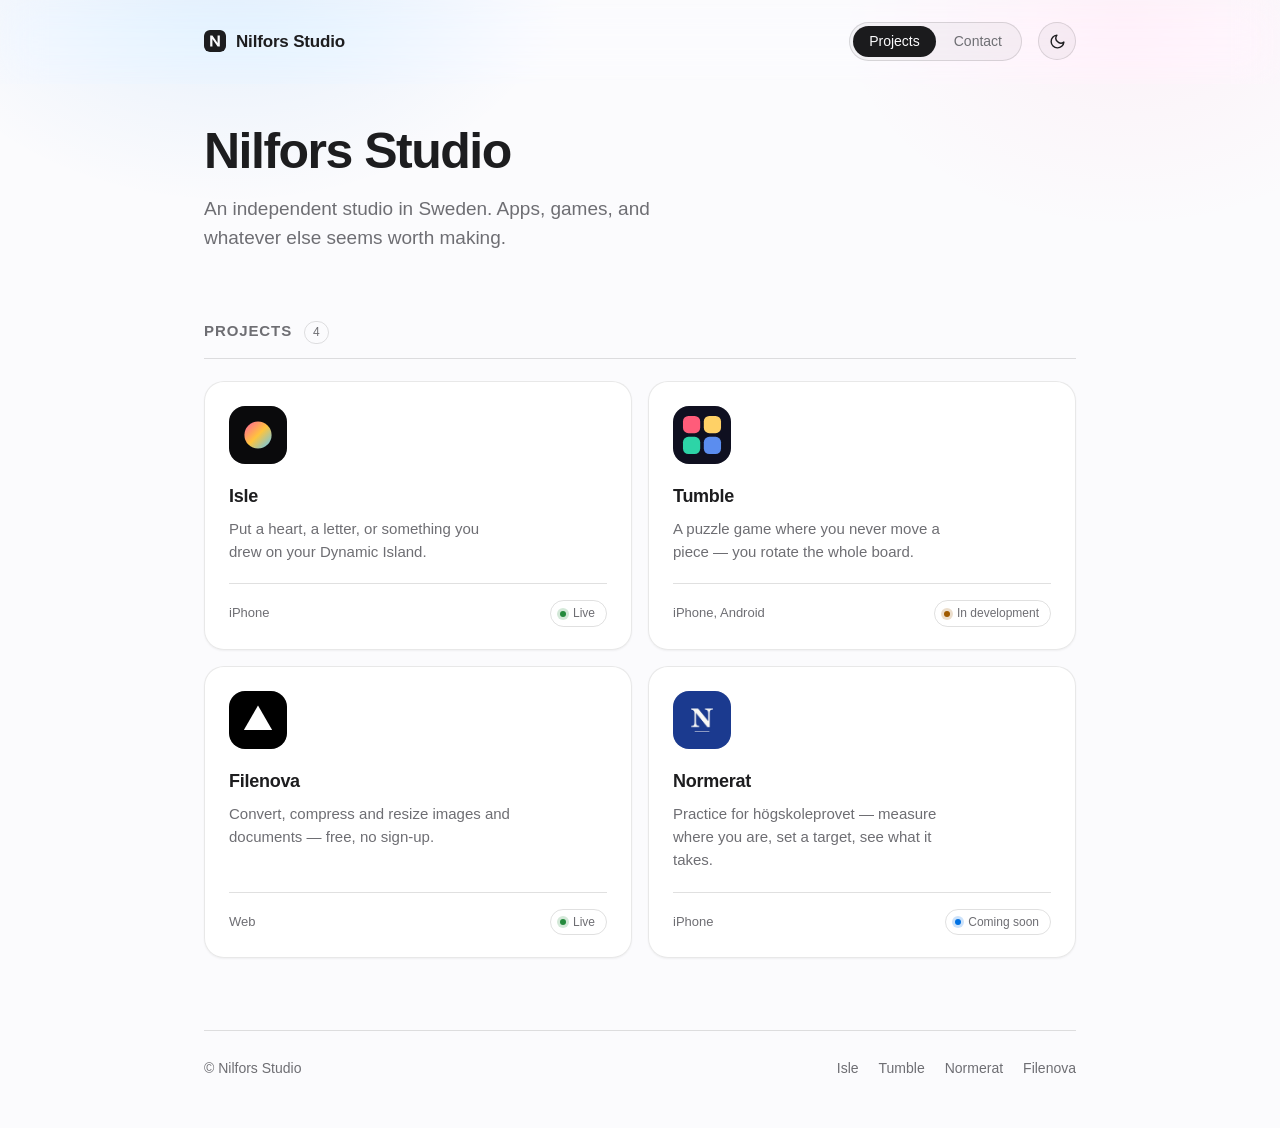
<file: index.html>
<!doctype html>
<html lang="en">
<head>
<meta charset="utf-8">
<meta name="viewport" content="width=device-width, initial-scale=1">
<title>Nilfors Studio</title>
<meta name="description" content="An independent studio. Apps, games, and other small things.">
<meta property="og:title" content="Nilfors Studio">
<meta property="og:description" content="An independent studio. Apps, games, and other small things.">
<meta property="og:type" content="website">
<!-- Change the host here and in the Isle pages if the domain differs. -->
<link rel="canonical" href="https://nilfors.studio/">
<link rel="icon" href="favicon.svg" type="image/svg+xml">
<link rel="icon" href="favicon.ico" sizes="48x48">
<link rel="apple-touch-icon" href="apple-touch-icon.png">
<meta name="theme-color" content="#000000">
<link rel="stylesheet" href="base.css?v=2">
<link rel="stylesheet" href="studio.css?v=2">
<script>
  // Runs before paint so the right theme is on the first frame, no flash.
  (function () {
    var t;
    try { t = localStorage.getItem('nilfors-theme'); } catch (e) {}
    if (!t) t = window.matchMedia && window.matchMedia('(prefers-color-scheme: light)').matches ? 'light' : 'dark';
    document.documentElement.setAttribute('data-theme', t);
  })();
</script>
</head>
<body>

<!-- The studio header sits outside .wrap so its glass can span the full width
     of the window while the bar's contents stay in the content column. The
     project pages keep their header inside .wrap, where it isn't sticky. -->
<header>
  <div class="wrap bar">
    <a class="brand" href="./">
      <svg class="mark" width="22" height="22" viewBox="0 0 64 64" aria-hidden="true">
        <rect width="64" height="64" rx="14" fill="currentColor"/>
        <path d="M18 16h6.5l15 21.5V16H46v32h-6.5L24.5 26.5V48H18z" fill="var(--bg)"/>
      </svg>
      Nilfors Studio
    </a>
    <span class="spacer"></span>
    <nav class="tabs" role="tablist" aria-label="Sections">
      <a class="tab is-active" id="tab-projects" href="#projects"
         role="tab" aria-selected="true" aria-controls="projects">Projects</a>
      <a class="tab" id="tab-contact" href="#contact"
         role="tab" aria-selected="false" aria-controls="contact">Contact</a>
    </nav>
    <button class="toggle" type="button" aria-label="Switch to light mode">
      <svg class="sun" width="17" height="17" viewBox="0 0 24 24" fill="none" stroke="currentColor" stroke-width="2" stroke-linecap="round"><circle cx="12" cy="12" r="4.5"/><path d="M12 2v2M12 20v2M2 12h2M20 12h2M4.9 4.9l1.4 1.4M17.7 17.7l1.4 1.4M19.1 4.9l-1.4 1.4M6.3 17.7l-1.4 1.4"/></svg>
      <svg class="moon" width="17" height="17" viewBox="0 0 24 24" fill="none" stroke="currentColor" stroke-width="2" stroke-linecap="round" stroke-linejoin="round"><path d="M21 12.8A9 9 0 1 1 11.2 3a7 7 0 0 0 9.8 9.8z"/></svg>
    </button>
  </div>
</header>

<div class="wrap">

  <section class="intro">
    <h1>Nilfors&nbsp;Studio</h1>
    <p>An independent studio in Sweden. Apps, games, and whatever else seems
       worth making.</p>
  </section>

  <section class="section panel" id="projects" role="tabpanel" aria-labelledby="tab-projects">
    <div class="section-head">
      <h2>Projects</h2>
      <span class="section-count">4</span>
    </div>

    <div class="project-grid">
      <!-- --tint is the project's own colour. The card is monochrome until
           pointed at, then borrows it for the bloom behind the tile. -->
      <a class="project" href="isle/" style="--tint: rgba(255, 92, 158, 0.16)">
        <span class="project-tile">
          <svg viewBox="0 0 64 64" aria-hidden="true">
            <defs><linearGradient id="isle-tile" x1="0" y1="0" x2="1" y2="1">
              <stop offset="0%" stop-color="#ff5c9e"/><stop offset="50%" stop-color="#ffc43d"/><stop offset="100%" stop-color="#5ac7ff"/>
            </linearGradient></defs>
            <rect width="64" height="64" fill="#0a0a0c"/>
            <circle cx="32" cy="32" r="15" fill="url(#isle-tile)"/>
          </svg>
        </span>
        <span class="project-name">
          Isle
          <svg class="arrow" width="15" height="15" viewBox="0 0 24 24" fill="none"
               stroke="currentColor" stroke-width="2.4" stroke-linecap="round"
               stroke-linejoin="round" aria-hidden="true"><path d="M5 12h13M12 5.5l6.5 6.5-6.5 6.5"/></svg>
        </span>
        <p class="project-desc">Put a heart, a letter, or something you drew on
           your Dynamic Island.</p>
        <p class="project-meta">
          <span>iPhone</span>
          <span class="spacer"></span>
          <span class="project-status is-live"><span class="label">Live</span></span>
        </p>
      </a>

      <a class="project" href="tumble/" style="--tint: rgba(91, 141, 239, 0.18)">
        <span class="project-tile">
          <svg viewBox="0 0 64 64" aria-hidden="true">
            <rect width="64" height="64" fill="#0f1020"/>
            <rect x="11" y="11" width="19" height="19" rx="6" fill="#ff5c7a"/>
            <rect x="34" y="11" width="19" height="19" rx="6" fill="#ffd166"/>
            <rect x="11" y="34" width="19" height="19" rx="6" fill="#2dd4a7"/>
            <rect x="34" y="34" width="19" height="19" rx="6" fill="#5b8def"/>
          </svg>
        </span>
        <span class="project-name">
          Tumble
          <svg class="arrow" width="15" height="15" viewBox="0 0 24 24" fill="none"
               stroke="currentColor" stroke-width="2.4" stroke-linecap="round"
               stroke-linejoin="round" aria-hidden="true"><path d="M5 12h13M12 5.5l6.5 6.5-6.5 6.5"/></svg>
        </span>
        <p class="project-desc">A puzzle game where you never move a piece —
           you rotate the whole board.</p>
        <p class="project-meta">
          <span>iPhone, Android</span>
          <span class="spacer"></span>
          <span class="project-status is-dev"><span class="label">In development</span></span>
        </p>
      </a>

      <!-- Filenova lives on its own domain, so this card leaves the site and
           takes the outbound arrow. Its tile is Filenova's own mark, redrawn
           from the favicon rather than hotlinked: the contact panel promises
           nothing loads from anywhere else, and an <img> to filenova.co would
           quietly make that untrue. Its --tint is white because the brand is
           monochrome — it has no colour of its own to borrow. -->
      <a class="project" href="https://filenova.co/en" style="--tint: rgba(255, 255, 255, 0.12)">
        <span class="project-tile">
          <svg viewBox="0 0 64 64" aria-hidden="true">
            <rect width="64" height="64" fill="#000"/>
            <path d="M32 16 47.6 43 16.4 43Z" fill="#fff"/>
          </svg>
        </span>
        <span class="project-name">
          Filenova
          <svg class="arrow" width="15" height="15" viewBox="0 0 24 24" fill="none"
               stroke="currentColor" stroke-width="2.4" stroke-linecap="round"
               stroke-linejoin="round" aria-hidden="true"><path d="M7 17L17 7M9 7h8v8"/></svg>
        </span>
        <p class="project-desc">Convert, compress and resize images and
           documents — free, no sign-up.</p>
        <p class="project-meta">
          <span>Web</span>
          <span class="spacer"></span>
          <span class="project-status is-live"><span class="label">Live</span></span>
        </p>
      </a>

      <!-- The one project whose own pages are in Swedish: it is about the
           Swedish university entrance exam, so an English support page would be
           the wrong language for everyone who needs it. The tile is the app's
           real icon rather than a redrawing, since the mark is a serif N and
           this site loads no web fonts to set one with. -->
      <a class="project" href="normerat/" style="--tint: rgba(47, 87, 196, 0.20)">
        <span class="project-tile">
          <img src="normerat/icon.png" width="128" height="128" alt="">
        </span>
        <span class="project-name">
          Normerat
          <svg class="arrow" width="15" height="15" viewBox="0 0 24 24" fill="none"
               stroke="currentColor" stroke-width="2.4" stroke-linecap="round"
               stroke-linejoin="round" aria-hidden="true"><path d="M5 12h13M12 5.5l6.5 6.5-6.5 6.5"/></svg>
        </span>
        <p class="project-desc">Practice for högskoleprovet — measure where you
           are, set a target, see what it takes.</p>
        <p class="project-meta">
          <span>iPhone</span>
          <span class="spacer"></span>
          <span class="project-status is-soon"><span class="label">Coming soon</span></span>
        </p>
      </a>

      <!-- Next project: copy a whole <a class="project"> block. Give it its own
           tile art, --tint, name, one line, platform and status. The status pill
           takes .is-soon, .is-dev or .is-live — that class is the only thing
           that colours the dot. Then bump the count above. -->

    </div>
  </section>

  <section class="section block panel" id="contact" role="tabpanel" aria-labelledby="tab-contact">
    <div class="section-head"><h2>Contact</h2></div>
    <!-- support@ is the studio address and the default for every project.
         Isle is the one exception: it shipped with isle.support@ filed in App
         Store Connect and that address is in real use, so it stays. New
         projects get support@ — the mailbox host charges per user, and a reply
         can just say which app it is about. -->
    <a class="contact-card" href="mailto:support@nilfors.studio">
      <span class="contact-icon">
        <svg width="20" height="20" viewBox="0 0 24 24" fill="none" stroke="currentColor"
             stroke-width="1.8" stroke-linecap="round" stroke-linejoin="round" aria-hidden="true">
          <rect x="2.5" y="4.5" width="19" height="15" rx="3"/>
          <path d="M3.5 7l7.3 5.2a2 2 0 0 0 2.4 0L20.5 7"/>
        </svg>
      </span>
      <span>
        <span class="address">support@nilfors.studio</span>
        <span class="hint">Bugs, ideas, or anything else. Every message gets read.</span>
      </span>
    </a>
    <p class="note">This site collects nothing: no analytics, no cookies, and no
       fonts or scripts loaded from anywhere else.</p>
  </section>

  <footer>
    <span>© Nilfors Studio</span>
    <span class="spacer"></span>
    <a href="isle/">Isle</a>
    <a href="tumble/">Tumble</a>
    <a href="normerat/" hreflang="sv">Normerat</a>
    <a href="https://filenova.co/en">Filenova</a>
  </footer>

</div>

<script src="theme.js?v=2"></script>
<script src="studio.js?v=2"></script>
</body>
</html>
</file>
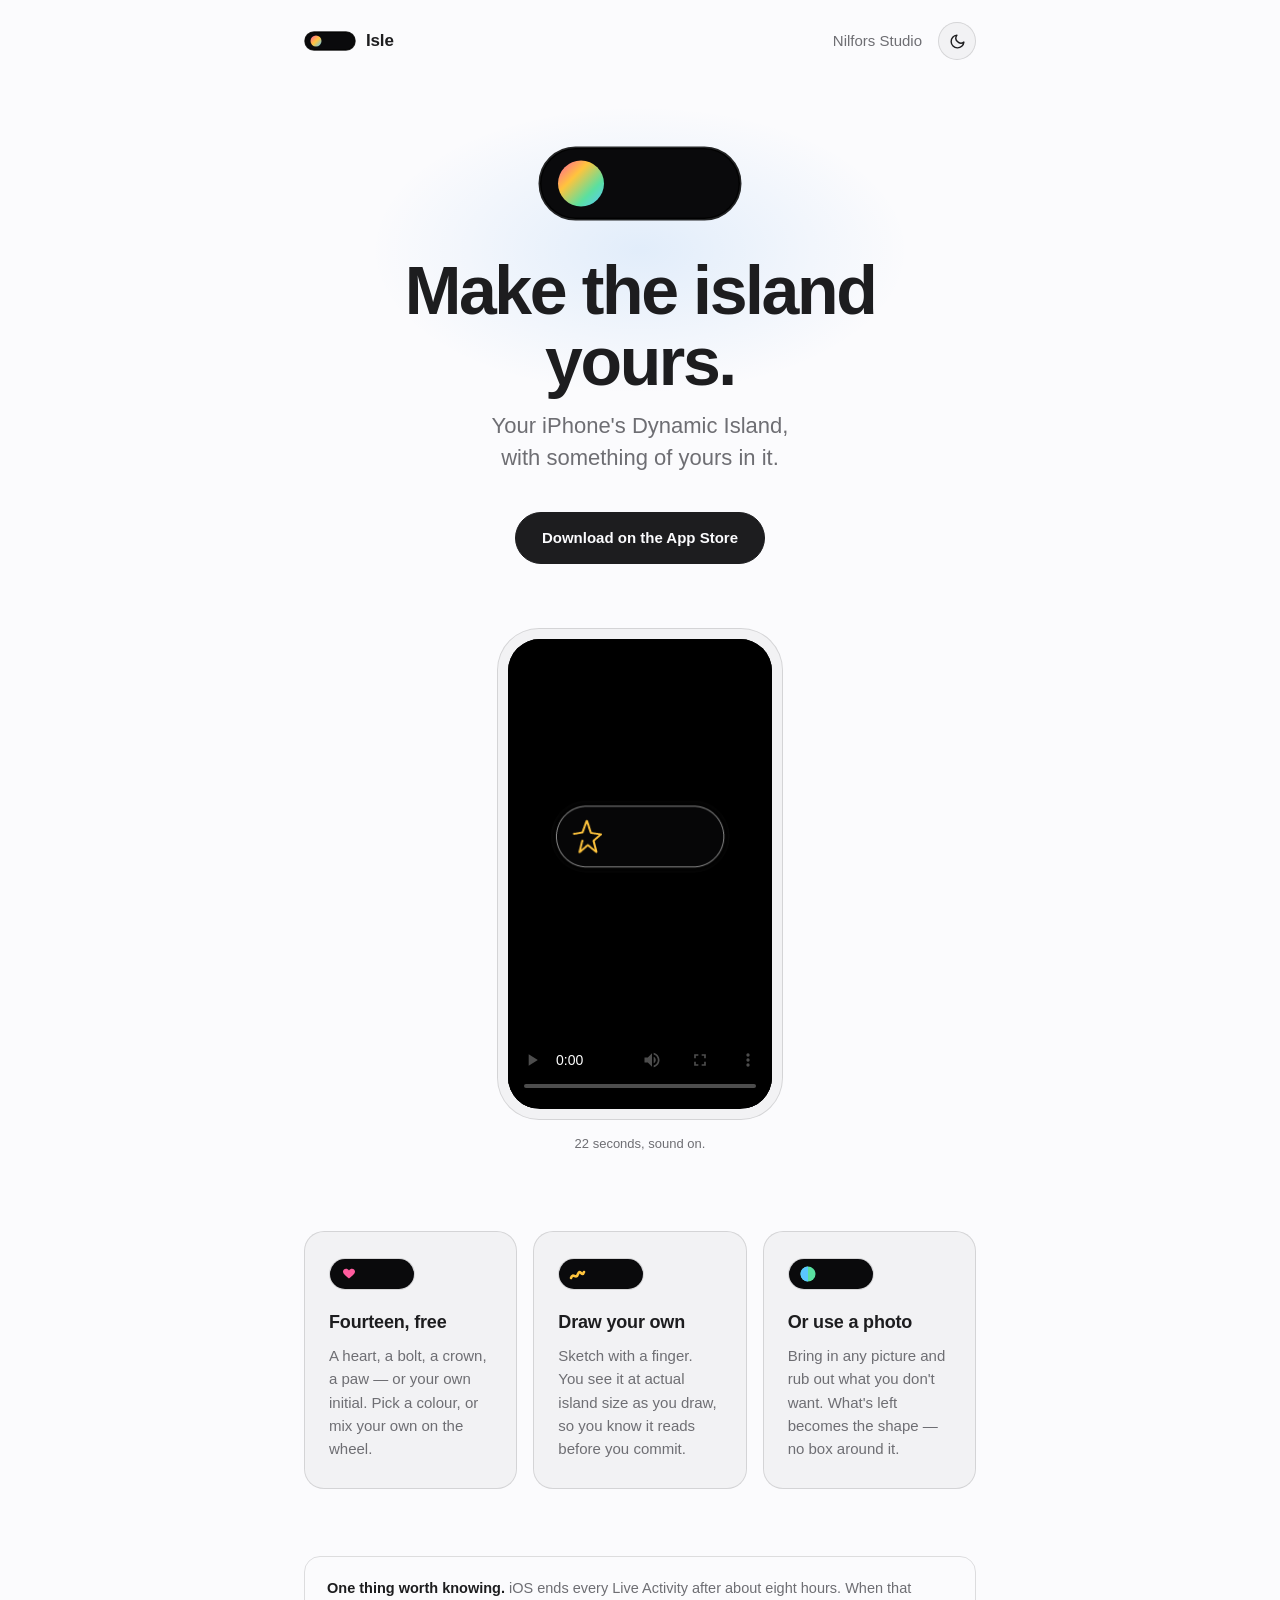
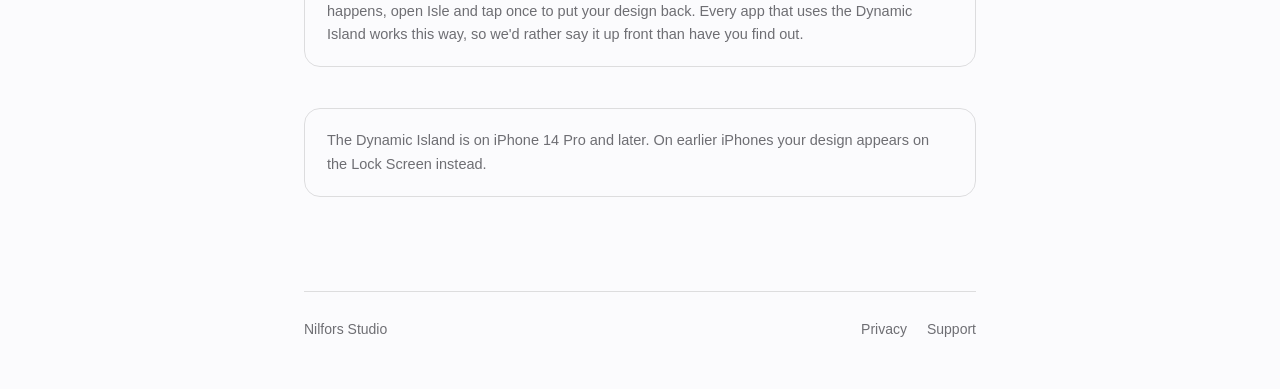
<file: isle/index.html>
<!doctype html>
<html lang="en">
<head>
<meta charset="utf-8">
<meta name="viewport" content="width=device-width, initial-scale=1">
<title>Isle — Make the island yours</title>
<meta name="description" content="Put a heart, a letter, or something you drew on your iPhone's Dynamic Island. Fourteen designs free.">
<meta property="og:title" content="Isle — Make the island yours">
<meta property="og:description" content="Put a heart, a letter, or something you drew on your iPhone's Dynamic Island.">
<!-- Absolute URL required by link previews. Change the host here and in the
     other two Isle pages if the studio domain differs. -->
<meta property="og:image" content="https://nilfors.studio/isle/poster.png">
<link rel="canonical" href="https://nilfors.studio/isle/">
<meta property="og:type" content="website">
<link rel="icon" href="favicon.svg" type="image/svg+xml">
<link rel="icon" href="../favicon.ico" sizes="48x48">
<link rel="apple-touch-icon" href="apple-touch-icon.png">
<meta name="theme-color" content="#000000">
<link rel="stylesheet" href="../base.css?v=2">
<link rel="stylesheet" href="isle.css?v=2">
<script>
  // Runs before paint so the right theme is on the first frame, no flash.
  (function () {
    var t;
    try { t = localStorage.getItem('nilfors-theme'); } catch (e) {}
    if (!t) t = window.matchMedia && window.matchMedia('(prefers-color-scheme: light)').matches ? 'light' : 'dark';
    document.documentElement.setAttribute('data-theme', t);
  })();
</script>
</head>
<body>

<div class="wrap">

  <header>
    <a class="brand" href="index.html">
      <svg width="52" height="20" viewBox="0 0 52 20" aria-hidden="true">
        <defs><linearGradient id="g1" x1="0" y1="0" x2="1" y2="1">
          <stop offset="0%" stop-color="#ff5c9e"/><stop offset="50%" stop-color="#ffc43d"/><stop offset="100%" stop-color="#5ac7ff"/>
        </linearGradient></defs>
        <rect x="1" y="1" width="50" height="18" rx="9" fill="var(--pill-fill)" stroke="var(--pill-stroke)" stroke-width="1.5"/>
        <circle cx="12" cy="10" r="5.5" fill="url(#g1)"/>
      </svg>
      Isle
    </a>
    <span class="spacer"></span>
    <a class="brand-up" href="../">Nilfors Studio</a>
    <button class="toggle" type="button" aria-label="Switch to light mode">
      <svg class="sun" width="17" height="17" viewBox="0 0 24 24" fill="none" stroke="currentColor" stroke-width="2" stroke-linecap="round"><circle cx="12" cy="12" r="4.5"/><path d="M12 2v2M12 20v2M2 12h2M20 12h2M4.9 4.9l1.4 1.4M17.7 17.7l1.4 1.4M19.1 4.9l-1.4 1.4M6.3 17.7l-1.4 1.4"/></svg>
      <svg class="moon" width="17" height="17" viewBox="0 0 24 24" fill="none" stroke="currentColor" stroke-width="2" stroke-linecap="round" stroke-linejoin="round"><path d="M21 12.8A9 9 0 1 1 11.2 3a7 7 0 0 0 9.8 9.8z"/></svg>
    </button>
  </header>

  <section class="hero">
    <svg class="mark" width="204" height="75" viewBox="0 0 204 75" role="img" aria-label="A Dynamic Island with a colour wheel inside it">
      <defs><linearGradient id="wheel" x1="0" y1="0" x2="1" y2="1">
        <stop offset="0%" stop-color="#ff5c9e"/><stop offset="35%" stop-color="#ffc43d"/>
        <stop offset="70%" stop-color="#5ae0a0"/><stop offset="100%" stop-color="#5ac7ff"/>
      </linearGradient></defs>
      <rect x="2" y="2" width="200" height="71" rx="35.5" fill="var(--pill-fill)" stroke="var(--pill-stroke)" stroke-width="3"/>
      <circle cx="43" cy="37.5" r="23" fill="url(#wheel)"/>
    </svg>

    <h1>Make the island yours.</h1>
    <p class="sub">Your iPhone's Dynamic Island, with something of yours in it.</p>
  </section>

  <section class="store">
    <!-- No country code in the path on purpose: apps.apple.com/app/id… sends
         each visitor to their own storefront. A /se/ link would drop everyone
         into the Swedish store. -->
    <a class="badge live" href="https://apps.apple.com/app/id6799445681">Download on the App Store</a>
  </section>

  <section class="film">
    <div class="device">
      <video controls playsinline preload="metadata" poster="poster.png">
        <source src="isle-ad.mp4" type="video/mp4">
        Your browser can't play this video.
      </video>
    </div>
    <p class="caption">22 seconds, sound on.</p>
  </section>

  <section class="features">
    <div class="feature">
      <svg class="icon" width="86" height="32" viewBox="0 0 86 32" aria-hidden="true">
        <rect x="1" y="1" width="84" height="30" rx="15" fill="var(--pill-fill)" stroke="var(--line)" stroke-width="2"/>
        <path d="M20 12.6c-1.5-3-6-2.3-6 1 0 2.6 3.6 5 6 6.9 2.4-1.9 6-4.3 6-6.9 0-3.3-4.5-4-6-1z" fill="#ff5c9e"/>
      </svg>
      <h2>Fourteen, free</h2>
      <p>A heart, a bolt, a crown, a paw — or your own initial. Pick a colour, or
         mix your own on the wheel.</p>
    </div>

    <div class="feature">
      <svg class="icon" width="86" height="32" viewBox="0 0 86 32" aria-hidden="true">
        <rect x="1" y="1" width="84" height="30" rx="15" fill="var(--pill-fill)" stroke="var(--line)" stroke-width="2"/>
        <path d="M13 20c2-6 5 2 7-4s4 4 6-2" fill="none" stroke="#ffc43d" stroke-width="2.6" stroke-linecap="round"/>
      </svg>
      <h2>Draw your own</h2>
      <p>Sketch with a finger. You see it at actual island size as you draw, so
         you know it reads before you commit.</p>
    </div>

    <div class="feature">
      <svg class="icon" width="86" height="32" viewBox="0 0 86 32" aria-hidden="true">
        <rect x="1" y="1" width="84" height="30" rx="15" fill="var(--pill-fill)" stroke="var(--line)" stroke-width="2"/>
        <circle cx="20" cy="16" r="7.5" fill="#5ae0a0"/>
        <path d="M20 8.5a7.5 7.5 0 0 0 0 15z" fill="#5ac7ff"/>
      </svg>
      <h2>Or use a photo</h2>
      <p>Bring in any picture and rub out what you don't want. What's left
         becomes the shape — no box around it.</p>
    </div>
  </section>

  <section class="notes">
    <p class="note">
      <strong>One thing worth knowing.</strong> iOS ends every Live Activity
      after about eight hours. When that happens, open Isle and tap once to put
      your design back. Every app that uses the Dynamic Island works this way,
      so we'd rather say it up front than have you find out.
    </p>
    <p class="note">
      The Dynamic Island is on iPhone&nbsp;14&nbsp;Pro and later. On earlier
      iPhones your design appears on the Lock Screen instead.
    </p>
  </section>

  <footer>
    <a href="../">Nilfors Studio</a>
    <span class="spacer"></span>
    <a href="privacy.html">Privacy</a>
    <a href="support.html">Support</a>
  </footer>

</div>

<script src="../theme.js?v=2"></script>
</body>
</html>
</file>
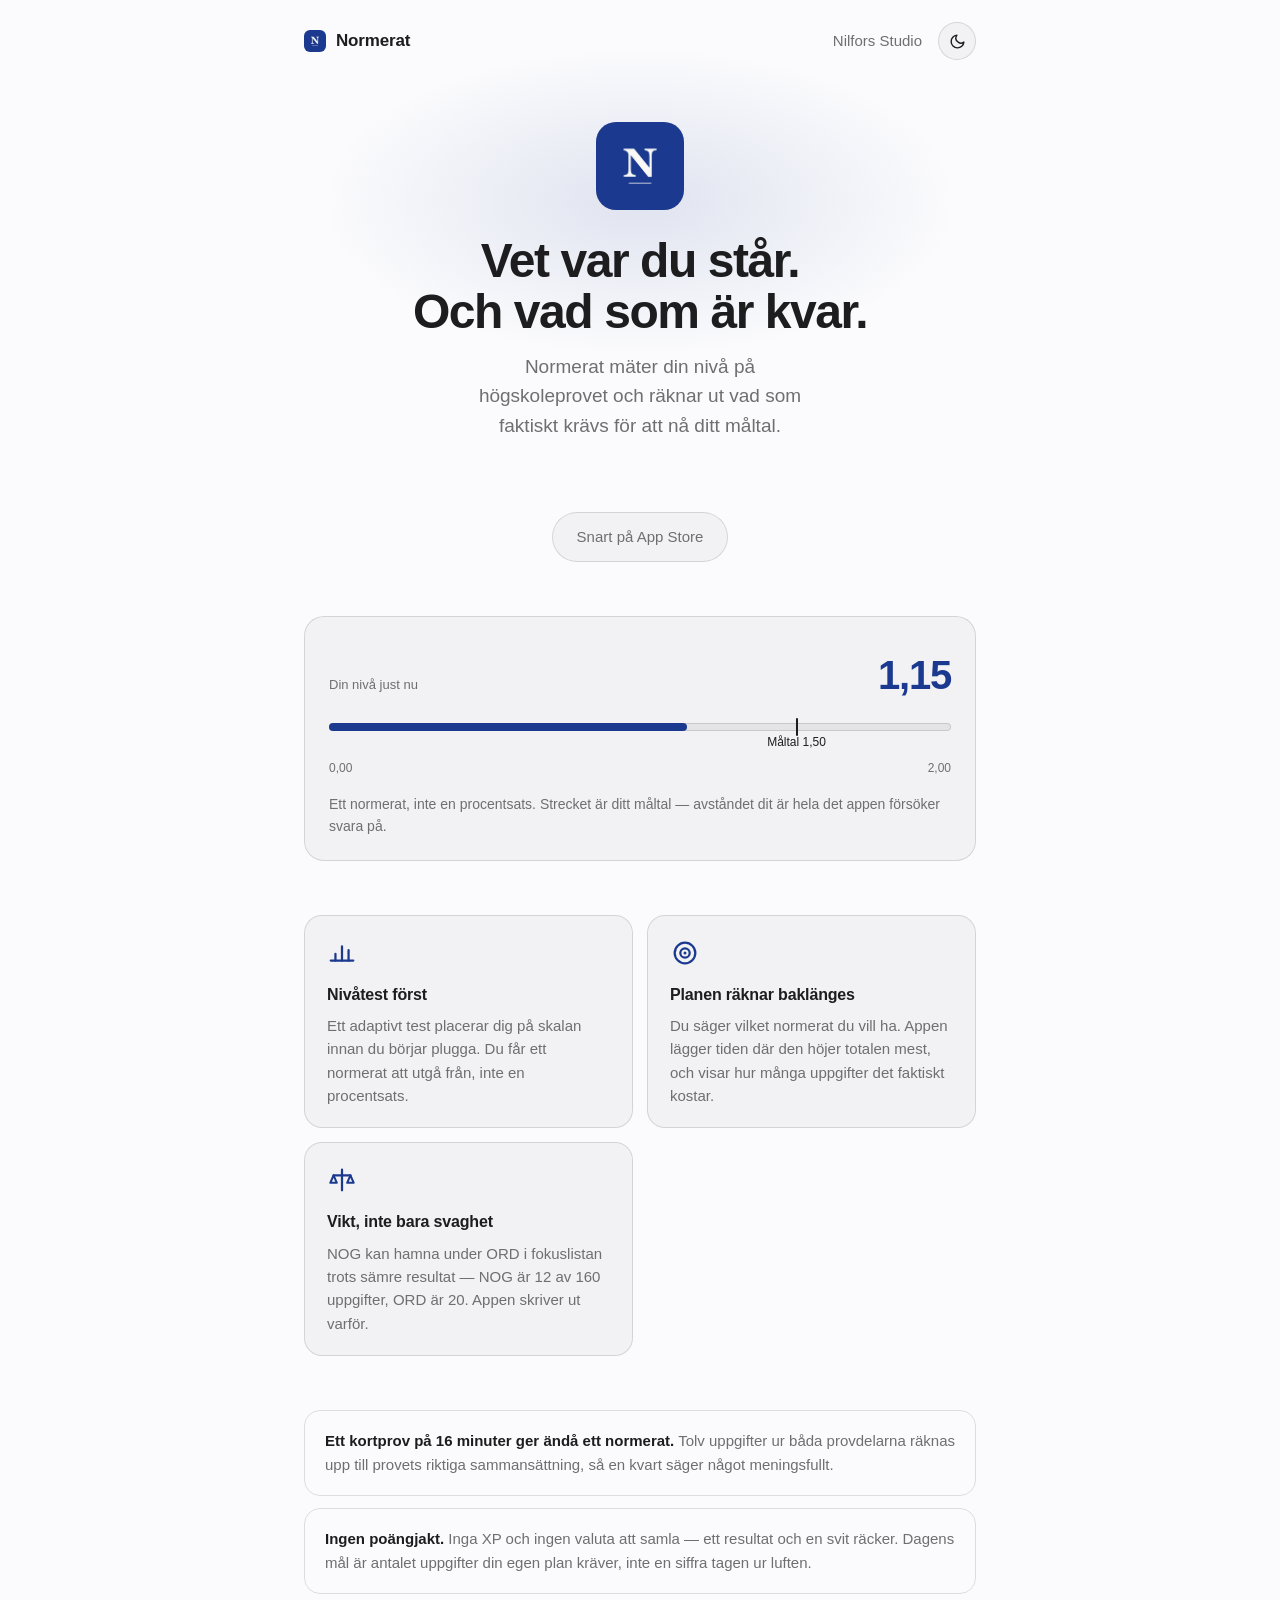
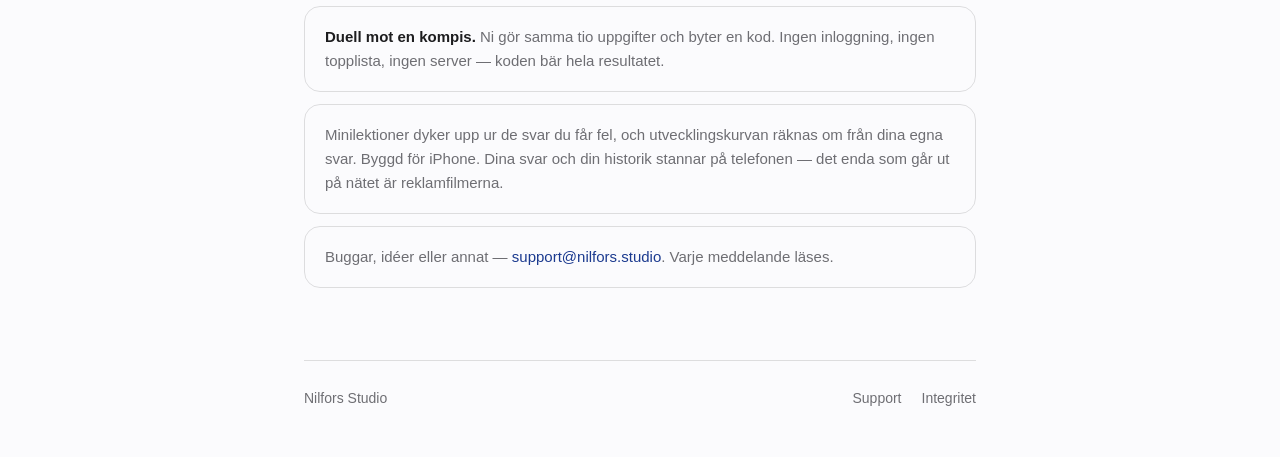
<file: normerat/index.html>
<!doctype html>
<html lang="sv">
<head>
<meta charset="utf-8">
<meta name="viewport" content="width=device-width, initial-scale=1">
<title>Normerat — träna till högskoleprovet</title>
<meta name="description" content="Normerat mäter var du ligger på högskoleprovet och räknar ut vad som faktiskt krävs för att nå ditt måltal.">
<meta property="og:title" content="Normerat — träna till högskoleprovet">
<meta property="og:description" content="Ett nivåtest placerar dig på skalan. Sedan räknar appen baklänges från måltalet.">
<meta property="og:image" content="https://nilfors.studio/normerat/apple-touch-icon.png">
<meta property="og:type" content="website">
<meta property="og:locale" content="sv_SE">
<link rel="canonical" href="https://nilfors.studio/normerat/">
<link rel="icon" href="icon.png" type="image/png">
<link rel="icon" href="../favicon.ico" sizes="48x48">
<link rel="apple-touch-icon" href="apple-touch-icon.png">
<meta name="theme-color" content="#1b3a8f">
<link rel="stylesheet" href="../base.css?v=2">
<link rel="stylesheet" href="normerat.css?v=2">
<script>
  // Körs före första målningen så rätt tema syns direkt, utan blink.
  (function () {
    var t;
    try { t = localStorage.getItem('nilfors-theme'); } catch (e) {}
    if (!t) t = window.matchMedia && window.matchMedia('(prefers-color-scheme: light)').matches ? 'light' : 'dark';
    document.documentElement.setAttribute('data-theme', t);
  })();
</script>
</head>
<body>

<div class="wrap">

  <header>
    <a class="brand" href="index.html">
      <img src="icon.png" width="22" height="22" alt="" style="border-radius:6px;display:block">
      Normerat
    </a>
    <span class="spacer"></span>
    <a class="brand-up" href="../">Nilfors Studio</a>
    <button class="toggle" type="button" aria-label="Byt till ljust läge">
      <svg class="sun" width="17" height="17" viewBox="0 0 24 24" fill="none" stroke="currentColor" stroke-width="2" stroke-linecap="round"><circle cx="12" cy="12" r="4.5"/><path d="M12 2v2M12 20v2M2 12h2M20 12h2M4.9 4.9l1.4 1.4M17.7 17.7l1.4 1.4M19.1 4.9l-1.4 1.4M6.3 17.7l-1.4 1.4"/></svg>
      <svg class="moon" width="17" height="17" viewBox="0 0 24 24" fill="none" stroke="currentColor" stroke-width="2" stroke-linecap="round" stroke-linejoin="round"><path d="M21 12.8A9 9 0 1 1 11.2 3a7 7 0 0 0 9.8 9.8z"/></svg>
    </button>
  </header>

  <section class="hero">
    <img class="mark" src="apple-touch-icon.png" width="88" height="88"
         alt="Normerats appikon: ett N i gräddvitt på djupblå botten">
    <h1>Vet var du står.<br>Och vad som är kvar.</h1>
    <p class="sub">Normerat mäter din nivå på högskoleprovet och räknar ut vad
       som faktiskt krävs för att nå ditt måltal.</p>
  </section>

  <section class="store">
    <!-- När Normerat är ute, byt spanen mot:
         <a class="badge live" href="https://apps.apple.com/app/idAPP_ID">Ladda ner på App Store</a> -->
    <span class="badge">Snart på App Store</span>
  </section>

  <section class="scale" aria-label="Exempel på hur appen visar din nivå">
    <div class="scale-row">
      <span class="scale-now">Din nivå just nu</span>
      <span class="scale-value">1,15</span>
    </div>
    <div class="scale-track">
      <!-- Ett påhittat exempel, inte riktiga siffror: 1,15 av skalans 2,00 är
           57,5 %, och måltalet 1,50 ligger vid 75 %. -->
      <span class="scale-fill" style="width:57.5%"></span>
      <span class="scale-goal" style="left:75%"><span class="tag">Måltal 1,50</span></span>
    </div>
    <p class="scale-ends"><span>0,00</span><span>2,00</span></p>
    <p class="scale-note">Ett normerat, inte en procentsats. Strecket är ditt
       måltal — avståndet dit är hela det appen försöker svara på.</p>
  </section>

  <section class="rules">
    <div class="rule">
      <svg class="icon" width="30" height="30" viewBox="0 0 32 32" fill="none" aria-hidden="true">
        <path d="M4 24h24" stroke="var(--nm-blue)" stroke-width="2.4" stroke-linecap="round"/>
        <path d="M9 24v-7M16 24V9M23 24v-11" stroke="var(--nm-blue)" stroke-width="2.4" stroke-linecap="round"/>
      </svg>
      <h2>Nivåtest först</h2>
      <p>Ett adaptivt test placerar dig på skalan innan du börjar plugga. Du
         får ett normerat att utgå från, inte en procentsats.</p>
    </div>

    <div class="rule">
      <svg class="icon" width="30" height="30" viewBox="0 0 32 32" fill="none" aria-hidden="true">
        <circle cx="16" cy="16" r="11" stroke="var(--nm-blue)" stroke-width="2.4"/>
        <circle cx="16" cy="16" r="5" stroke="var(--nm-blue)" stroke-width="2.4"/>
        <circle cx="16" cy="16" r="1.6" fill="var(--nm-blue)"/>
      </svg>
      <h2>Planen räknar baklänges</h2>
      <p>Du säger vilket normerat du vill ha. Appen lägger tiden där den höjer
         totalen mest, och visar hur många uppgifter det faktiskt kostar.</p>
    </div>

    <div class="rule">
      <svg class="icon" width="30" height="30" viewBox="0 0 32 32" fill="none" aria-hidden="true">
        <path d="M16 5v22" stroke="var(--nm-blue)" stroke-width="2.4" stroke-linecap="round"/>
        <path d="M7 11h18" stroke="var(--nm-blue)" stroke-width="2.4" stroke-linecap="round"/>
        <path d="M7 11 3.5 19h7L7 11zM25 11l-3.5 8h7L25 11z" stroke="var(--nm-blue)" stroke-width="2.2" stroke-linejoin="round"/>
      </svg>
      <h2>Vikt, inte bara svaghet</h2>
      <p>NOG kan hamna under ORD i fokuslistan trots sämre resultat — NOG är 12
         av 160 uppgifter, ORD är 20. Appen skriver ut varför.</p>
    </div>
  </section>

  <section class="notes">
    <p class="note">
      <strong>Ett kortprov på 16 minuter ger ändå ett normerat.</strong> Tolv
      uppgifter ur båda provdelarna räknas upp till provets riktiga
      sammansättning, så en kvart säger något meningsfullt.
    </p>
    <p class="note">
      <strong>Ingen poängjakt.</strong> Inga XP och ingen valuta att samla — ett
      resultat och en svit räcker. Dagens mål är antalet uppgifter din egen plan
      kräver, inte en siffra tagen ur luften.
    </p>
    <p class="note">
      <strong>Duell mot en kompis.</strong> Ni gör samma tio uppgifter och byter
      en kod. Ingen inloggning, ingen topplista, ingen server — koden bär hela
      resultatet.
    </p>
    <p class="note">
      Minilektioner dyker upp ur de svar du får fel, och utvecklingskurvan
      räknas om från dina egna svar. Byggd för iPhone. Dina svar och din
      historik stannar på telefonen — det enda som går ut på nätet är
      reklamfilmerna.
    </p>
    <!-- Studions enda adress, samma på alla sidor och i alla appars butikssidor. -->
    <p class="note">
      Buggar, idéer eller annat —
      <a href="mailto:support@nilfors.studio">support@nilfors.studio</a>.
      Varje meddelande läses.
    </p>
  </section>

  <footer>
    <a href="../">Nilfors Studio</a>
    <span class="spacer"></span>
    <a href="support.html">Support</a>
    <a href="privacy.html">Integritet</a>
  </footer>

</div>

<script src="../theme.js?v=2"></script>
</body>
</html>
</file>
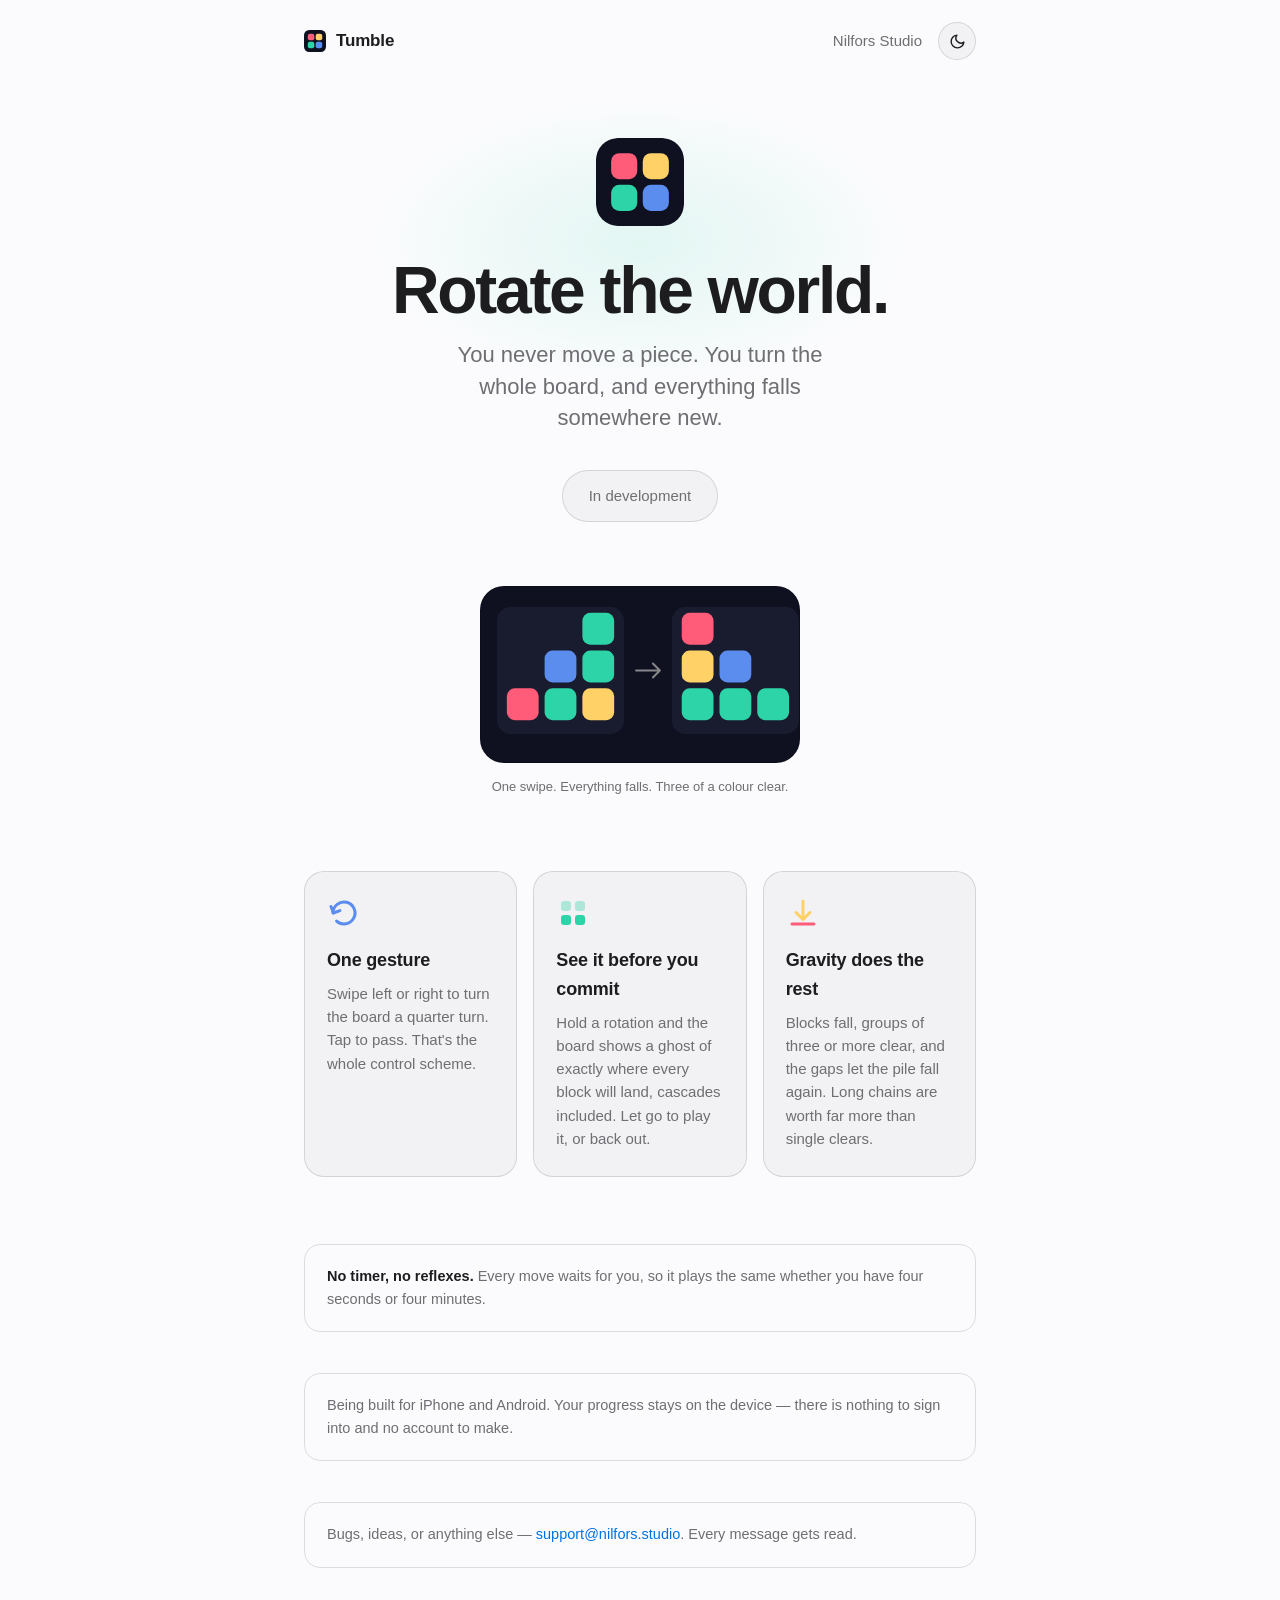
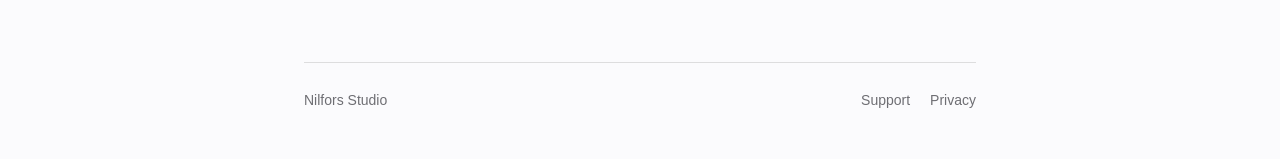
<file: tumble/index.html>
<!doctype html>
<html lang="en">
<head>
<meta charset="utf-8">
<meta name="viewport" content="width=device-width, initial-scale=1">
<title>Tumble — Rotate the world</title>
<meta name="description" content="A puzzle game where you never move a piece. Swipe to rotate the whole board and watch the pile avalanche.">
<meta property="og:title" content="Tumble — Rotate the world">
<meta property="og:description" content="A puzzle game where you never move a piece. You rotate the board.">
<meta property="og:image" content="https://nilfors.studio/tumble/apple-touch-icon.png">
<meta property="og:type" content="website">
<link rel="canonical" href="https://nilfors.studio/tumble/">
<link rel="icon" href="favicon.svg" type="image/svg+xml">
<link rel="icon" href="../favicon.ico" sizes="48x48">
<link rel="apple-touch-icon" href="apple-touch-icon.png">
<meta name="theme-color" content="#0f1020">
<link rel="stylesheet" href="../base.css?v=2">
<link rel="stylesheet" href="tumble.css?v=2">
<script>
  // Runs before paint so the right theme is on the first frame, no flash.
  (function () {
    var t;
    try { t = localStorage.getItem('nilfors-theme'); } catch (e) {}
    if (!t) t = window.matchMedia && window.matchMedia('(prefers-color-scheme: light)').matches ? 'light' : 'dark';
    document.documentElement.setAttribute('data-theme', t);
  })();
</script>
</head>
<body>

<div class="wrap">

  <header>
    <a class="brand" href="index.html">
      <svg width="22" height="22" viewBox="0 0 64 64" aria-hidden="true">
        <rect width="64" height="64" rx="15" fill="#0f1020"/>
        <rect x="11" y="11" width="19" height="19" rx="6" fill="#ff5c7a"/>
        <rect x="34" y="11" width="19" height="19" rx="6" fill="#ffd166"/>
        <rect x="11" y="34" width="19" height="19" rx="6" fill="#2dd4a7"/>
        <rect x="34" y="34" width="19" height="19" rx="6" fill="#5b8def"/>
      </svg>
      Tumble
    </a>
    <span class="spacer"></span>
    <a class="brand-up" href="../">Nilfors Studio</a>
    <button class="toggle" type="button" aria-label="Switch to light mode">
      <svg class="sun" width="17" height="17" viewBox="0 0 24 24" fill="none" stroke="currentColor" stroke-width="2" stroke-linecap="round"><circle cx="12" cy="12" r="4.5"/><path d="M12 2v2M12 20v2M2 12h2M20 12h2M4.9 4.9l1.4 1.4M17.7 17.7l1.4 1.4M19.1 4.9l-1.4 1.4M6.3 17.7l-1.4 1.4"/></svg>
      <svg class="moon" width="17" height="17" viewBox="0 0 24 24" fill="none" stroke="currentColor" stroke-width="2" stroke-linecap="round" stroke-linejoin="round"><path d="M21 12.8A9 9 0 1 1 11.2 3a7 7 0 0 0 9.8 9.8z"/></svg>
    </button>
  </header>

  <section class="hero">
    <svg class="mark" width="88" height="88" viewBox="0 0 64 64" role="img" aria-label="Tumble">
      <rect width="64" height="64" rx="15" fill="#0f1020"/>
      <rect x="11" y="11" width="19" height="19" rx="6" fill="#ff5c7a"/>
      <rect x="34" y="11" width="19" height="19" rx="6" fill="#ffd166"/>
      <rect x="11" y="34" width="19" height="19" rx="6" fill="#2dd4a7"/>
      <rect x="34" y="34" width="19" height="19" rx="6" fill="#5b8def"/>
    </svg>

    <h1>Rotate the world.</h1>
    <p class="sub">You never move a piece. You turn the whole board, and
       everything falls somewhere new.</p>
  </section>

  <section class="store">
    <span class="badge">In development</span>
  </section>

  <section class="demo">
    <!-- Two states of the same board, side by side: before a rotation and after
         gravity has resolved it. A still can show the idea; the animation is
         the game's job. -->
    <svg class="board" viewBox="0 0 320 176" role="img"
         aria-label="A board of coloured blocks before and after a rotation, showing the pile settling into a new shape">
      <g transform="translate(16 20)">
        <rect x="0" y="0" width="128" height="128" rx="14" fill="#191b2e"/>
        <rect x="10"  y="82" width="32" height="32" rx="8" fill="#ff5c7a"/>
        <rect x="48"  y="82" width="32" height="32" rx="8" fill="#2dd4a7"/>
        <rect x="86"  y="82" width="32" height="32" rx="8" fill="#ffd166"/>
        <rect x="48"  y="44" width="32" height="32" rx="8" fill="#5b8def"/>
        <rect x="86"  y="44" width="32" height="32" rx="8" fill="#2dd4a7"/>
        <rect x="86"  y="6"  width="32" height="32" rx="8" fill="#2dd4a7"/>
      </g>

      <path d="M156 84h24m0 0-7-7m7 7-7 7" fill="none" stroke="#86868b"
            stroke-width="2" stroke-linecap="round" stroke-linejoin="round"/>

      <g transform="translate(192 20)">
        <rect x="0" y="0" width="128" height="128" rx="14" fill="#191b2e"/>
        <!-- The three greens have met and are about to clear. -->
        <rect x="10"  y="82" width="32" height="32" rx="8" fill="#2dd4a7"/>
        <rect x="48"  y="82" width="32" height="32" rx="8" fill="#2dd4a7"/>
        <rect x="86"  y="82" width="32" height="32" rx="8" fill="#2dd4a7"/>
        <rect x="10"  y="44" width="32" height="32" rx="8" fill="#ffd166"/>
        <rect x="48"  y="44" width="32" height="32" rx="8" fill="#5b8def"/>
        <rect x="10"  y="6"  width="32" height="32" rx="8" fill="#ff5c7a"/>
      </g>
    </svg>
    <p class="caption">One swipe. Everything falls. Three of a colour clear.</p>
  </section>

  <section class="rules">
    <div class="rule">
      <svg class="icon" width="34" height="34" viewBox="0 0 34 34" aria-hidden="true">
        <path d="M6 17a11 11 0 1 1 3.6 8.1" fill="none" stroke="#5b8def" stroke-width="3" stroke-linecap="round"/>
        <path d="M4 10.5 6.4 17l6.5-2.4" fill="none" stroke="#5b8def" stroke-width="3" stroke-linecap="round" stroke-linejoin="round"/>
      </svg>
      <h2>One gesture</h2>
      <p>Swipe left or right to turn the board a quarter turn. Tap to pass.
         That's the whole control scheme.</p>
    </div>

    <div class="rule">
      <svg class="icon" width="34" height="34" viewBox="0 0 34 34" aria-hidden="true">
        <rect x="5" y="5" width="10" height="10" rx="3" fill="#2dd4a7" opacity="0.35"/>
        <rect x="19" y="5" width="10" height="10" rx="3" fill="#2dd4a7" opacity="0.35"/>
        <rect x="5" y="19" width="10" height="10" rx="3" fill="#2dd4a7"/>
        <rect x="19" y="19" width="10" height="10" rx="3" fill="#2dd4a7"/>
      </svg>
      <h2>See it before you commit</h2>
      <p>Hold a rotation and the board shows a ghost of exactly where every
         block will land, cascades included. Let go to play it, or back out.</p>
    </div>

    <div class="rule">
      <svg class="icon" width="34" height="34" viewBox="0 0 34 34" aria-hidden="true">
        <path d="M17 5v18" fill="none" stroke="#ffd166" stroke-width="3" stroke-linecap="round"/>
        <path d="M10 16.5 17 23.5l7-7" fill="none" stroke="#ffd166" stroke-width="3" stroke-linecap="round" stroke-linejoin="round"/>
        <path d="M6 28h22" fill="none" stroke="#ff5c7a" stroke-width="3" stroke-linecap="round"/>
      </svg>
      <h2>Gravity does the rest</h2>
      <p>Blocks fall, groups of three or more clear, and the gaps let the pile
         fall again. Long chains are worth far more than single clears.</p>
    </div>
  </section>

  <section class="notes">
    <p class="note">
      <strong>No timer, no reflexes.</strong> Every move waits for you, so it
      plays the same whether you have four seconds or four minutes.
    </p>
    <p class="note">
      Being built for iPhone and Android. Your progress stays on the device —
      there is nothing to sign into and no account to make.
    </p>
    <!-- The studio's one address, shared by every project and every store
         listing. -->
    <p class="note">
      Bugs, ideas, or anything else —
      <a href="mailto:support@nilfors.studio">support@nilfors.studio</a>.
      Every message gets read.
    </p>
  </section>

  <footer>
    <a href="../">Nilfors Studio</a>
    <span class="spacer"></span>
    <a href="support.html">Support</a>
    <a href="privacy.html">Privacy</a>
  </footer>

</div>

<script src="../theme.js?v=2"></script>
</body>
</html>
</file>
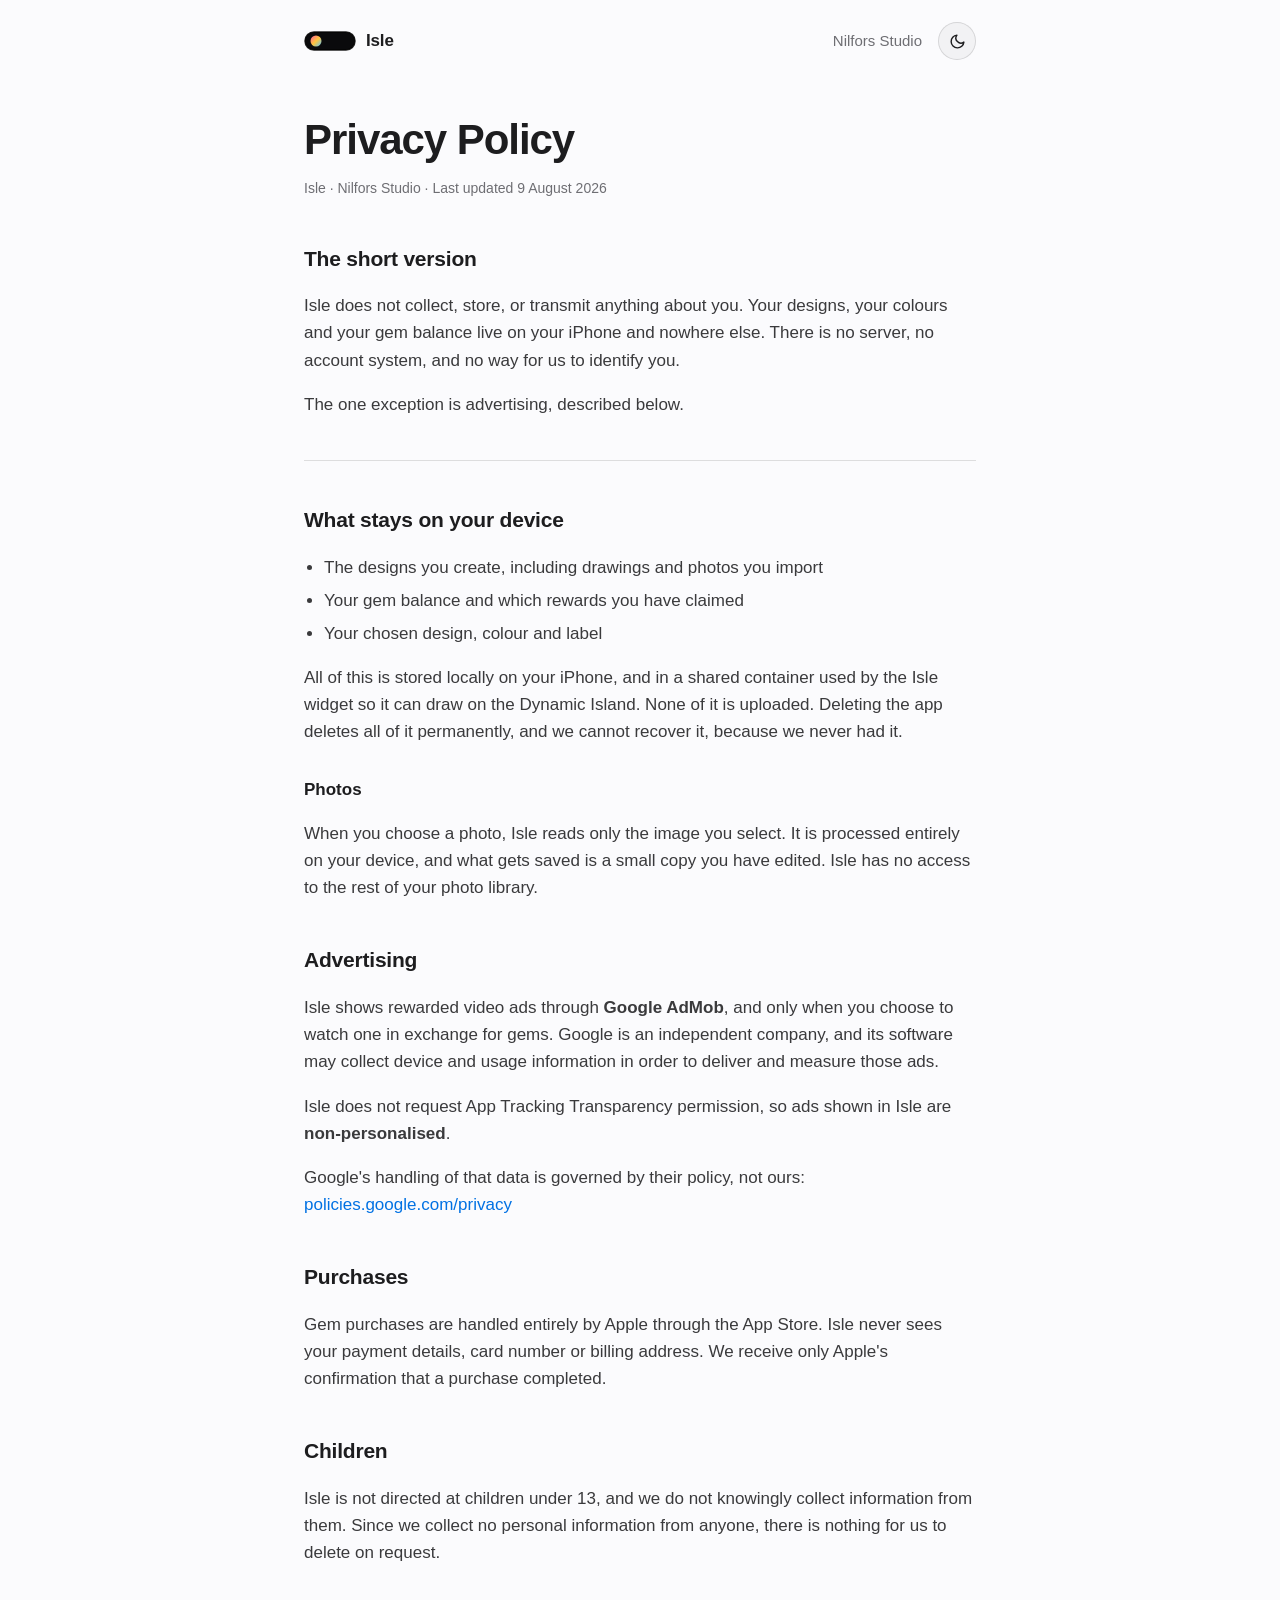
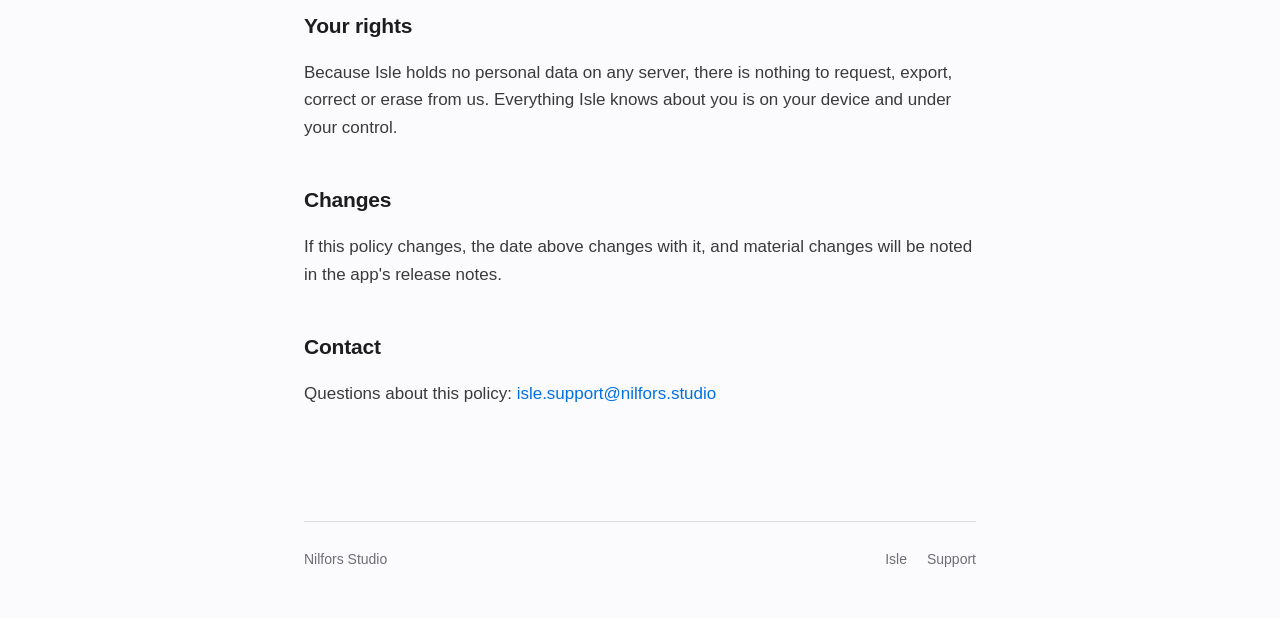
<file: isle/privacy.html>
<!doctype html>
<html lang="en">
<head>
<meta charset="utf-8">
<meta name="viewport" content="width=device-width, initial-scale=1">
<title>Privacy Policy — Isle</title>
<meta name="description" content="Isle collects nothing. Your designs and gem balance never leave your iPhone.">
<link rel="icon" href="favicon.svg" type="image/svg+xml">
<link rel="icon" href="../favicon.ico" sizes="48x48">
<link rel="apple-touch-icon" href="apple-touch-icon.png">
<meta name="theme-color" content="#000000">
<link rel="stylesheet" href="../base.css?v=2">
<link rel="stylesheet" href="isle.css?v=2">
<script>
  // Runs before paint so the right theme is on the first frame, no flash.
  (function () {
    var t;
    try { t = localStorage.getItem('nilfors-theme'); } catch (e) {}
    if (!t) t = window.matchMedia && window.matchMedia('(prefers-color-scheme: light)').matches ? 'light' : 'dark';
    document.documentElement.setAttribute('data-theme', t);
  })();
</script>
</head>
<body>

<div class="wrap">

  <header>
    <a class="brand" href="index.html">
      <svg width="52" height="20" viewBox="0 0 52 20" aria-hidden="true">
        <defs><linearGradient id="g1" x1="0" y1="0" x2="1" y2="1">
          <stop offset="0%" stop-color="#ff5c9e"/><stop offset="50%" stop-color="#ffc43d"/><stop offset="100%" stop-color="#5ac7ff"/>
        </linearGradient></defs>
        <rect x="1" y="1" width="50" height="18" rx="9" fill="var(--pill-fill)" stroke="var(--pill-stroke)" stroke-width="1.5"/>
        <circle cx="12" cy="10" r="5.5" fill="url(#g1)"/>
      </svg>
      Isle
    </a>
    <span class="spacer"></span>
    <a class="brand-up" href="../">Nilfors Studio</a>
    <button class="toggle" type="button" aria-label="Switch to light mode">
      <svg class="sun" width="17" height="17" viewBox="0 0 24 24" fill="none" stroke="currentColor" stroke-width="2" stroke-linecap="round"><circle cx="12" cy="12" r="4.5"/><path d="M12 2v2M12 20v2M2 12h2M20 12h2M4.9 4.9l1.4 1.4M17.7 17.7l1.4 1.4M19.1 4.9l-1.4 1.4M6.3 17.7l-1.4 1.4"/></svg>
      <svg class="moon" width="17" height="17" viewBox="0 0 24 24" fill="none" stroke="currentColor" stroke-width="2" stroke-linecap="round" stroke-linejoin="round"><path d="M21 12.8A9 9 0 1 1 11.2 3a7 7 0 0 0 9.8 9.8z"/></svg>
    </button>
  </header>

  <!-- Isle keeps its own address rather than the studio's support@: it is
       already filed in App Store Connect and in use with real users. Every
       other project uses support@nilfors.studio. -->
  <main class="page">
    <h1>Privacy Policy</h1>
    <p class="updated">Isle · Nilfors Studio · Last updated 9 August 2026</p>

    <h2>The short version</h2>
    <p>Isle does not collect, store, or transmit anything about you. Your
       designs, your colours and your gem balance live on your iPhone and
       nowhere else. There is no server, no account system, and no way for us to
       identify you.</p>
    <p>The one exception is advertising, described below.</p>

    <hr>

    <h2>What stays on your device</h2>
    <ul>
      <li>The designs you create, including drawings and photos you import</li>
      <li>Your gem balance and which rewards you have claimed</li>
      <li>Your chosen design, colour and label</li>
    </ul>
    <p>All of this is stored locally on your iPhone, and in a shared container
       used by the Isle widget so it can draw on the Dynamic Island. None of it
       is uploaded. Deleting the app deletes all of it permanently, and we cannot
       recover it, because we never had it.</p>

    <h3>Photos</h3>
    <p>When you choose a photo, Isle reads only the image you select. It is
       processed entirely on your device, and what gets saved is a small copy
       you have edited. Isle has no access to the rest of your photo library.</p>

    <h2>Advertising</h2>
    <p>Isle shows rewarded video ads through <strong>Google AdMob</strong>, and
       only when you choose to watch one in exchange for gems. Google is an
       independent company, and its software may collect device and usage
       information in order to deliver and measure those ads.</p>
    <p>Isle does not request App Tracking Transparency permission, so ads shown
       in Isle are <strong>non-personalised</strong>.</p>
    <p>Google's handling of that data is governed by their policy, not ours:
       <a href="https://policies.google.com/privacy">policies.google.com/privacy</a></p>

    <h2>Purchases</h2>
    <p>Gem purchases are handled entirely by Apple through the App Store. Isle
       never sees your payment details, card number or billing address. We
       receive only Apple's confirmation that a purchase completed.</p>

    <h2>Children</h2>
    <p>Isle is not directed at children under 13, and we do not knowingly
       collect information from them. Since we collect no personal information
       from anyone, there is nothing for us to delete on request.</p>

    <h2>Your rights</h2>
    <p>Because Isle holds no personal data on any server, there is nothing to
       request, export, correct or erase from us. Everything Isle knows about
       you is on your device and under your control.</p>

    <h2>Changes</h2>
    <p>If this policy changes, the date above changes with it, and material
       changes will be noted in the app's release notes.</p>

    <h2>Contact</h2>
    <p>Questions about this policy: <a href="mailto:isle.support@nilfors.studio">isle.support@nilfors.studio</a></p>
  </main>

  <footer>
    <a href="../">Nilfors Studio</a>
    <span class="spacer"></span>
    <a href="index.html">Isle</a>
    <a href="support.html">Support</a>
  </footer>

</div>

<script src="../theme.js?v=2"></script>
</body>
</html>
</file>
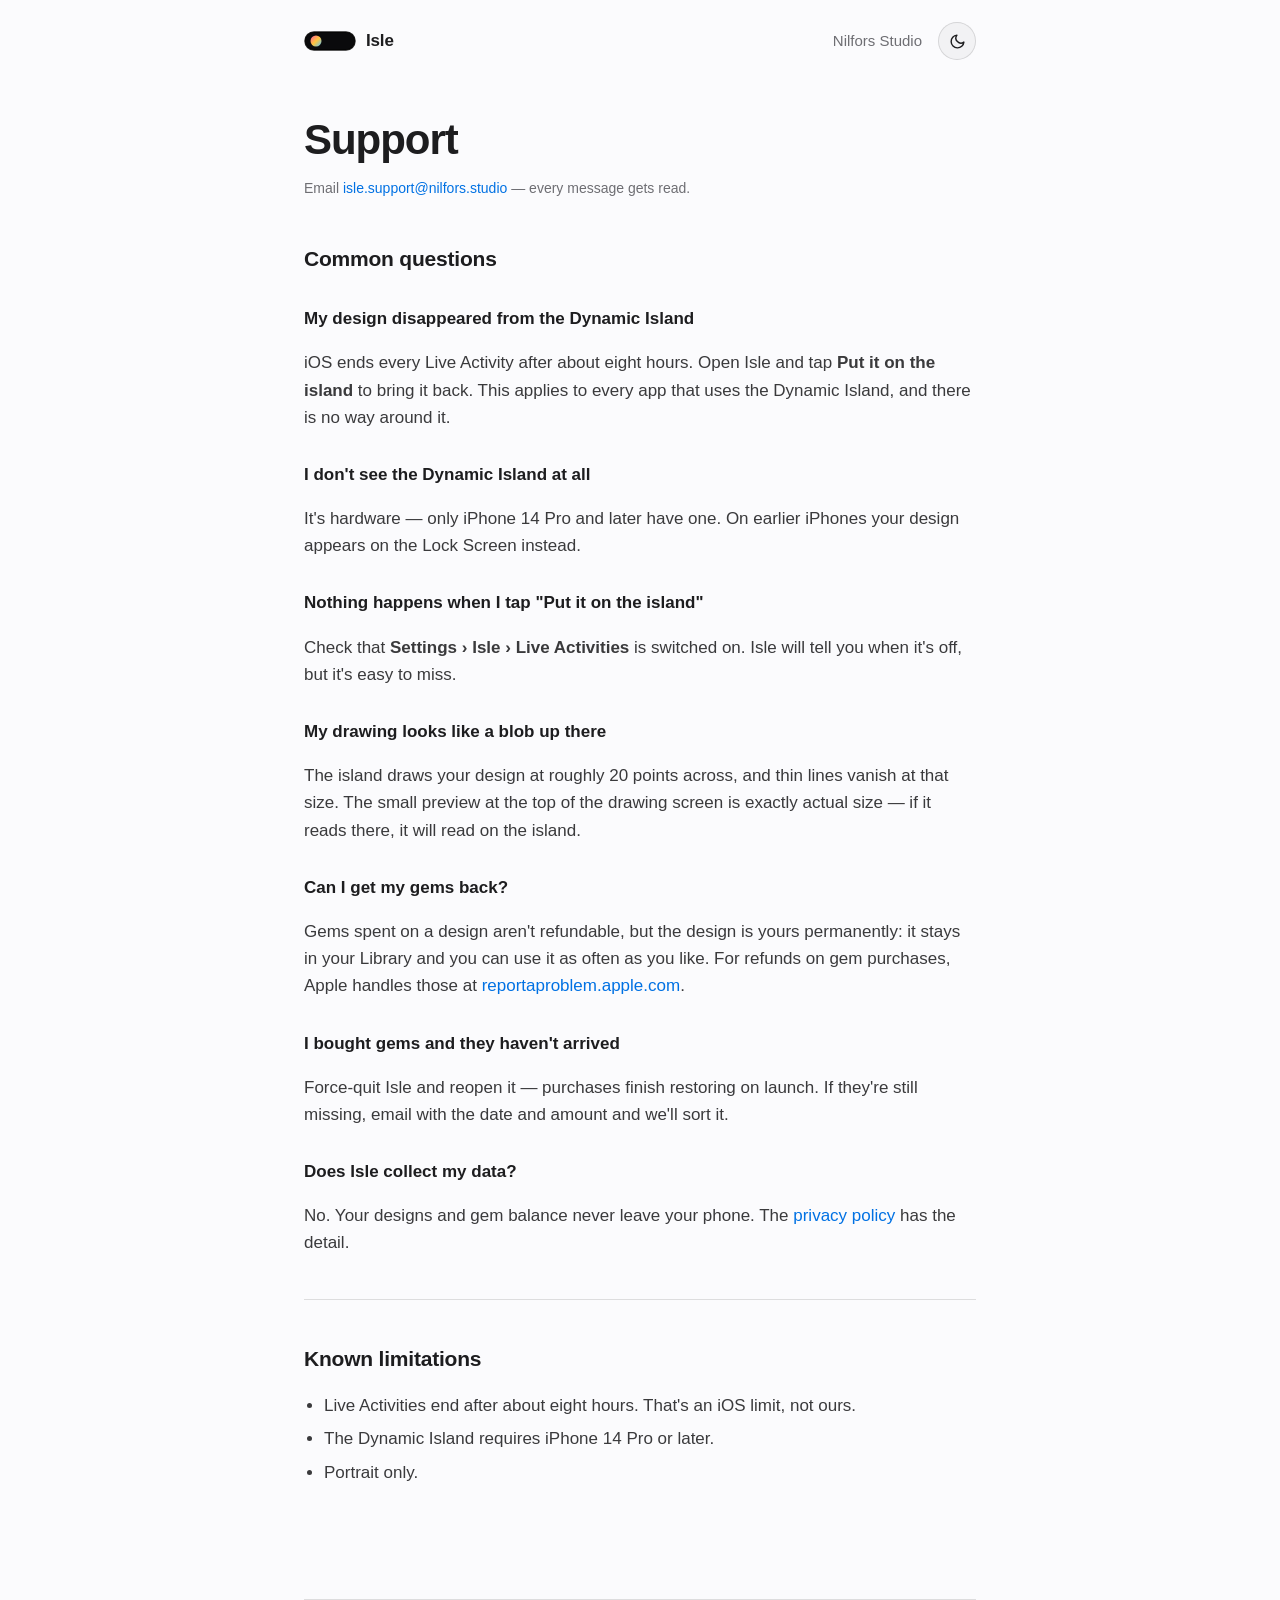
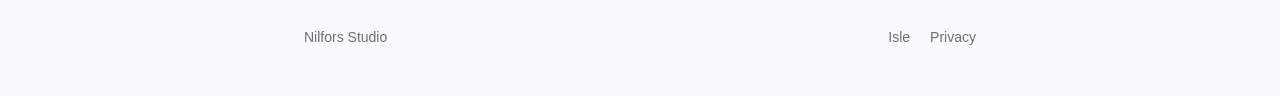
<file: isle/support.html>
<!doctype html>
<html lang="en">
<head>
<meta charset="utf-8">
<meta name="viewport" content="width=device-width, initial-scale=1">
<title>Support — Isle</title>
<meta name="description" content="Help with Isle, including why your design disappears after about eight hours.">
<link rel="icon" href="favicon.svg" type="image/svg+xml">
<link rel="icon" href="../favicon.ico" sizes="48x48">
<link rel="apple-touch-icon" href="apple-touch-icon.png">
<meta name="theme-color" content="#000000">
<link rel="stylesheet" href="../base.css?v=2">
<link rel="stylesheet" href="isle.css?v=2">
<script>
  // Runs before paint so the right theme is on the first frame, no flash.
  (function () {
    var t;
    try { t = localStorage.getItem('nilfors-theme'); } catch (e) {}
    if (!t) t = window.matchMedia && window.matchMedia('(prefers-color-scheme: light)').matches ? 'light' : 'dark';
    document.documentElement.setAttribute('data-theme', t);
  })();
</script>
</head>
<body>

<div class="wrap">

  <header>
    <a class="brand" href="index.html">
      <svg width="52" height="20" viewBox="0 0 52 20" aria-hidden="true">
        <defs><linearGradient id="g1" x1="0" y1="0" x2="1" y2="1">
          <stop offset="0%" stop-color="#ff5c9e"/><stop offset="50%" stop-color="#ffc43d"/><stop offset="100%" stop-color="#5ac7ff"/>
        </linearGradient></defs>
        <rect x="1" y="1" width="50" height="18" rx="9" fill="var(--pill-fill)" stroke="var(--pill-stroke)" stroke-width="1.5"/>
        <circle cx="12" cy="10" r="5.5" fill="url(#g1)"/>
      </svg>
      Isle
    </a>
    <span class="spacer"></span>
    <a class="brand-up" href="../">Nilfors Studio</a>
    <button class="toggle" type="button" aria-label="Switch to light mode">
      <svg class="sun" width="17" height="17" viewBox="0 0 24 24" fill="none" stroke="currentColor" stroke-width="2" stroke-linecap="round"><circle cx="12" cy="12" r="4.5"/><path d="M12 2v2M12 20v2M2 12h2M20 12h2M4.9 4.9l1.4 1.4M17.7 17.7l1.4 1.4M19.1 4.9l-1.4 1.4M6.3 17.7l-1.4 1.4"/></svg>
      <svg class="moon" width="17" height="17" viewBox="0 0 24 24" fill="none" stroke="currentColor" stroke-width="2" stroke-linecap="round" stroke-linejoin="round"><path d="M21 12.8A9 9 0 1 1 11.2 3a7 7 0 0 0 9.8 9.8z"/></svg>
    </button>
  </header>

  <!-- Isle keeps its own address rather than the studio's support@: it is
       already filed in App Store Connect and in use with real users. Every
       other project uses support@nilfors.studio. -->
  <main class="page">
    <h1>Support</h1>
    <p class="updated">Email <a href="mailto:isle.support@nilfors.studio">isle.support@nilfors.studio</a> — every message gets read.</p>

    <h2>Common questions</h2>

    <h3>My design disappeared from the Dynamic Island</h3>
    <p>iOS ends every Live Activity after about eight hours. Open Isle and tap
       <strong>Put it on the island</strong> to bring it back. This applies to
       every app that uses the Dynamic Island, and there is no way around it.</p>

    <h3>I don't see the Dynamic Island at all</h3>
    <p>It's hardware — only iPhone 14 Pro and later have one. On earlier
       iPhones your design appears on the Lock Screen instead.</p>

    <h3>Nothing happens when I tap "Put it on the island"</h3>
    <p>Check that <strong>Settings › Isle › Live Activities</strong> is switched
       on. Isle will tell you when it's off, but it's easy to miss.</p>

    <h3>My drawing looks like a blob up there</h3>
    <p>The island draws your design at roughly 20 points across, and thin lines
       vanish at that size. The small preview at the top of the drawing screen
       is exactly actual size — if it reads there, it will read on the island.</p>

    <h3>Can I get my gems back?</h3>
    <p>Gems spent on a design aren't refundable, but the design is yours
       permanently: it stays in your Library and you can use it as often as you
       like. For refunds on gem purchases, Apple handles those at
       <a href="https://reportaproblem.apple.com">reportaproblem.apple.com</a>.</p>

    <h3>I bought gems and they haven't arrived</h3>
    <p>Force-quit Isle and reopen it — purchases finish restoring on launch. If
       they're still missing, email with the date and amount and we'll sort it.</p>

    <h3>Does Isle collect my data?</h3>
    <p>No. Your designs and gem balance never leave your phone. The
       <a href="privacy.html">privacy policy</a> has the detail.</p>

    <hr>

    <h2>Known limitations</h2>
    <ul>
      <li>Live Activities end after about eight hours. That's an iOS limit, not ours.</li>
      <li>The Dynamic Island requires iPhone 14 Pro or later.</li>
      <li>Portrait only.</li>
    </ul>
  </main>

  <footer>
    <a href="../">Nilfors Studio</a>
    <span class="spacer"></span>
    <a href="index.html">Isle</a>
    <a href="privacy.html">Privacy</a>
  </footer>

</div>

<script src="../theme.js?v=2"></script>
</body>
</html>
</file>
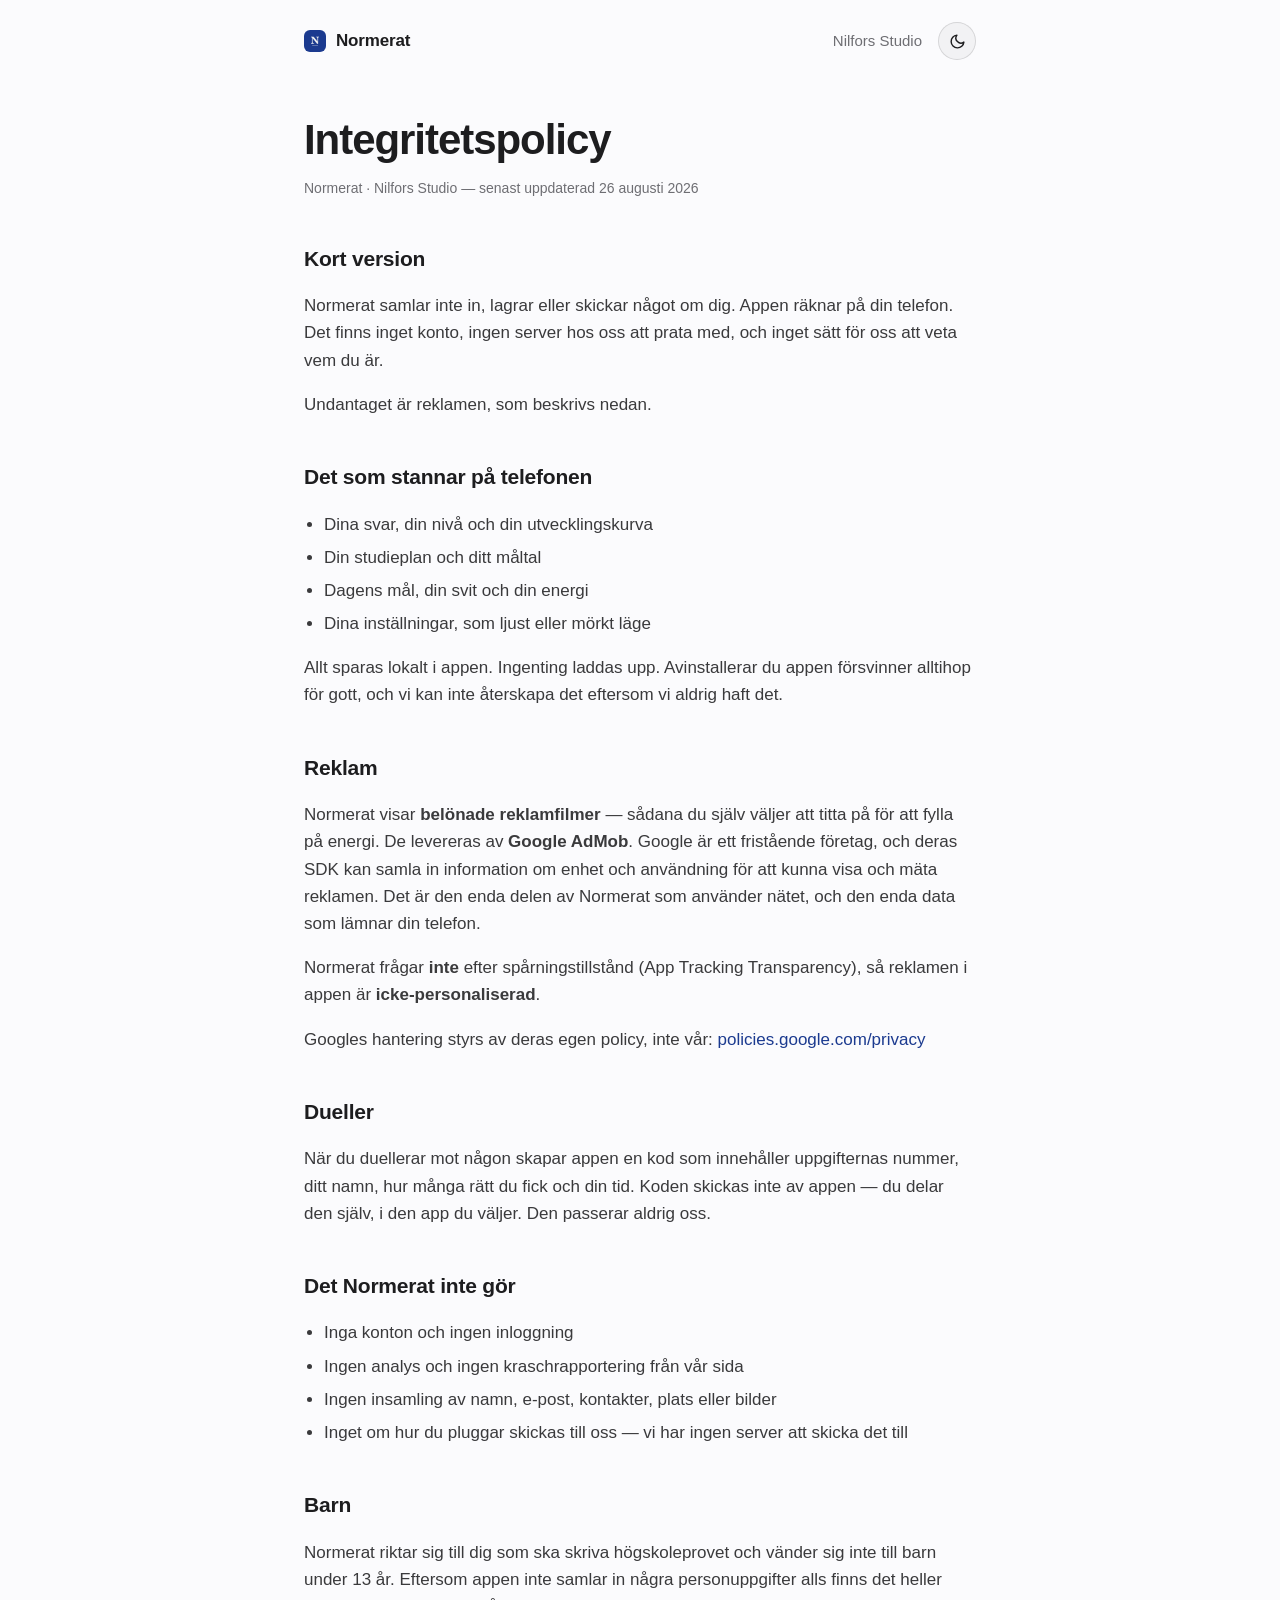
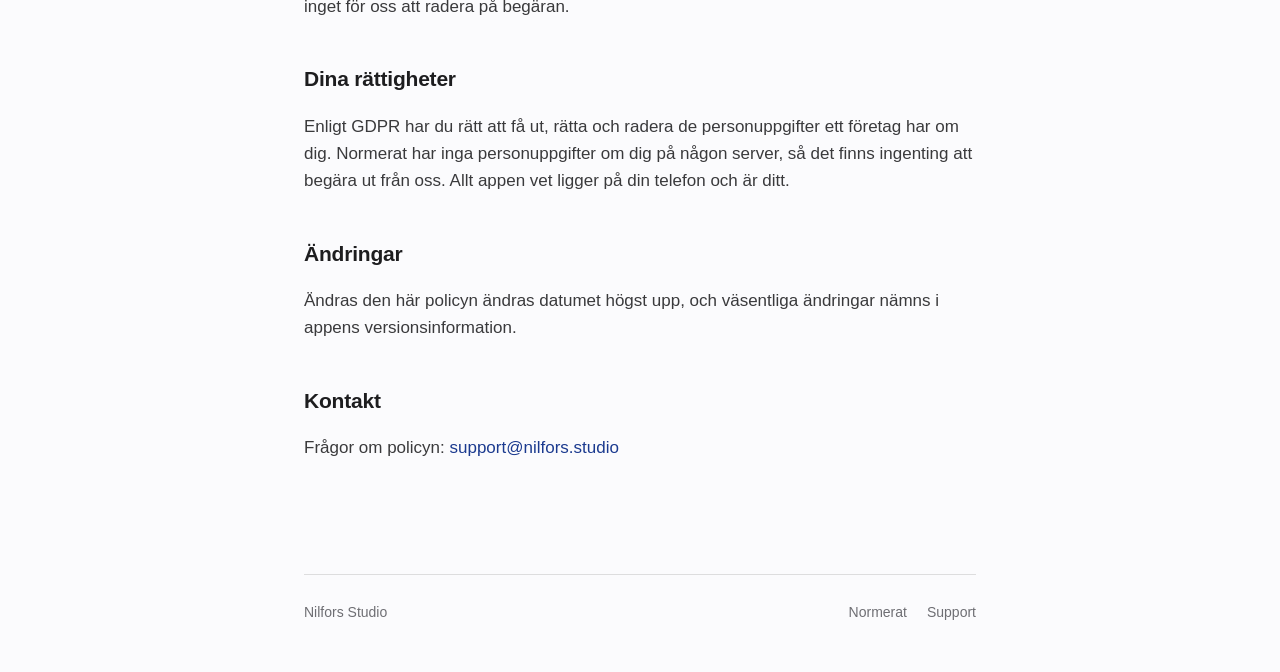
<file: normerat/privacy.html>
<!doctype html>
<html lang="sv">
<head>
<meta charset="utf-8">
<meta name="viewport" content="width=device-width, initial-scale=1">
<title>Integritetspolicy — Normerat</title>
<meta name="description" content="Normerat samlar inte in något själv. Appen räknar på din telefon, utan konto och utan server hos oss. Undantaget är reklamen, som levereras av Google AdMob.">
<link rel="canonical" href="https://nilfors.studio/normerat/privacy.html">
<link rel="icon" href="icon.png" type="image/png">
<link rel="icon" href="../favicon.ico" sizes="48x48">
<link rel="apple-touch-icon" href="apple-touch-icon.png">
<meta name="theme-color" content="#1b3a8f">
<link rel="stylesheet" href="../base.css?v=2">
<link rel="stylesheet" href="normerat.css?v=2">
<script>
  // Körs före första målningen så rätt tema syns direkt, utan blink.
  (function () {
    var t;
    try { t = localStorage.getItem('nilfors-theme'); } catch (e) {}
    if (!t) t = window.matchMedia && window.matchMedia('(prefers-color-scheme: light)').matches ? 'light' : 'dark';
    document.documentElement.setAttribute('data-theme', t);
  })();
</script>
</head>
<body>

<div class="wrap">

  <header>
    <a class="brand" href="index.html">
      <img src="icon.png" width="22" height="22" alt="" style="border-radius:6px;display:block">
      Normerat
    </a>
    <span class="spacer"></span>
    <a class="brand-up" href="../">Nilfors Studio</a>
    <button class="toggle" type="button" aria-label="Byt till ljust läge">
      <svg class="sun" width="17" height="17" viewBox="0 0 24 24" fill="none" stroke="currentColor" stroke-width="2" stroke-linecap="round"><circle cx="12" cy="12" r="4.5"/><path d="M12 2v2M12 20v2M2 12h2M20 12h2M4.9 4.9l1.4 1.4M17.7 17.7l1.4 1.4M19.1 4.9l-1.4 1.4M6.3 17.7l-1.4 1.4"/></svg>
      <svg class="moon" width="17" height="17" viewBox="0 0 24 24" fill="none" stroke="currentColor" stroke-width="2" stroke-linecap="round" stroke-linejoin="round"><path d="M21 12.8A9 9 0 1 1 11.2 3a7 7 0 0 0 9.8 9.8z"/></svg>
    </button>
  </header>

  <main class="page">
    <h1>Integritetspolicy</h1>
    <p class="updated">Normerat · Nilfors Studio — senast uppdaterad 26 augusti 2026</p>

    <h2>Kort version</h2>
    <p>Normerat samlar inte in, lagrar eller skickar något om dig. Appen räknar
       på din telefon. Det finns inget konto, ingen server hos oss att prata
       med, och inget sätt för oss att veta vem du är.</p>
    <p>Undantaget är reklamen, som beskrivs nedan.</p>

    <h2>Det som stannar på telefonen</h2>
    <ul>
      <li>Dina svar, din nivå och din utvecklingskurva</li>
      <li>Din studieplan och ditt måltal</li>
      <li>Dagens mål, din svit och din energi</li>
      <li>Dina inställningar, som ljust eller mörkt läge</li>
    </ul>
    <p>Allt sparas lokalt i appen. Ingenting laddas upp. Avinstallerar du appen
       försvinner alltihop för gott, och vi kan inte återskapa det eftersom vi
       aldrig haft det.</p>

    <h2>Reklam</h2>
    <p>Normerat visar <strong>belönade reklamfilmer</strong> — sådana du själv
       väljer att titta på för att fylla på energi. De levereras av
       <strong>Google AdMob</strong>. Google är ett fristående företag, och
       deras SDK kan samla in information om enhet och användning för att kunna
       visa och mäta reklamen. Det är den enda delen av Normerat som använder
       nätet, och den enda data som lämnar din telefon.</p>
    <p>Normerat frågar <strong>inte</strong> efter spårningstillstånd (App
       Tracking Transparency), så reklamen i appen är
       <strong>icke-personaliserad</strong>.</p>
    <p>Googles hantering styrs av deras egen policy, inte vår:
       <a href="https://policies.google.com/privacy">policies.google.com/privacy</a></p>

    <h2>Dueller</h2>
    <p>När du duellerar mot någon skapar appen en kod som innehåller
       uppgifternas nummer, ditt namn, hur många rätt du fick och din tid. Koden
       skickas inte av appen — du delar den själv, i den app du väljer. Den
       passerar aldrig oss.</p>

    <h2>Det Normerat inte gör</h2>
    <ul>
      <li>Inga konton och ingen inloggning</li>
      <li>Ingen analys och ingen kraschrapportering från vår sida</li>
      <li>Ingen insamling av namn, e-post, kontakter, plats eller bilder</li>
      <li>Inget om hur du pluggar skickas till oss — vi har ingen server att
          skicka det till</li>
    </ul>

    <h2>Barn</h2>
    <p>Normerat riktar sig till dig som ska skriva högskoleprovet och vänder sig
       inte till barn under 13 år. Eftersom appen inte samlar in några
       personuppgifter alls finns det heller inget för oss att radera på
       begäran.</p>

    <h2>Dina rättigheter</h2>
    <p>Enligt GDPR har du rätt att få ut, rätta och radera de personuppgifter
       ett företag har om dig. Normerat har inga personuppgifter om dig på någon
       server, så det finns ingenting att begära ut från oss. Allt appen vet
       ligger på din telefon och är ditt.</p>

    <h2>Ändringar</h2>
    <p>Ändras den här policyn ändras datumet högst upp, och väsentliga ändringar
       nämns i appens versionsinformation.</p>

    <h2>Kontakt</h2>
    <p>Frågor om policyn: <a href="mailto:support@nilfors.studio">support@nilfors.studio</a></p>
  </main>

  <footer>
    <a href="../">Nilfors Studio</a>
    <span class="spacer"></span>
    <a href="index.html">Normerat</a>
    <a href="support.html">Support</a>
  </footer>

</div>

<script src="../theme.js?v=2"></script>
</body>
</html>
</file>
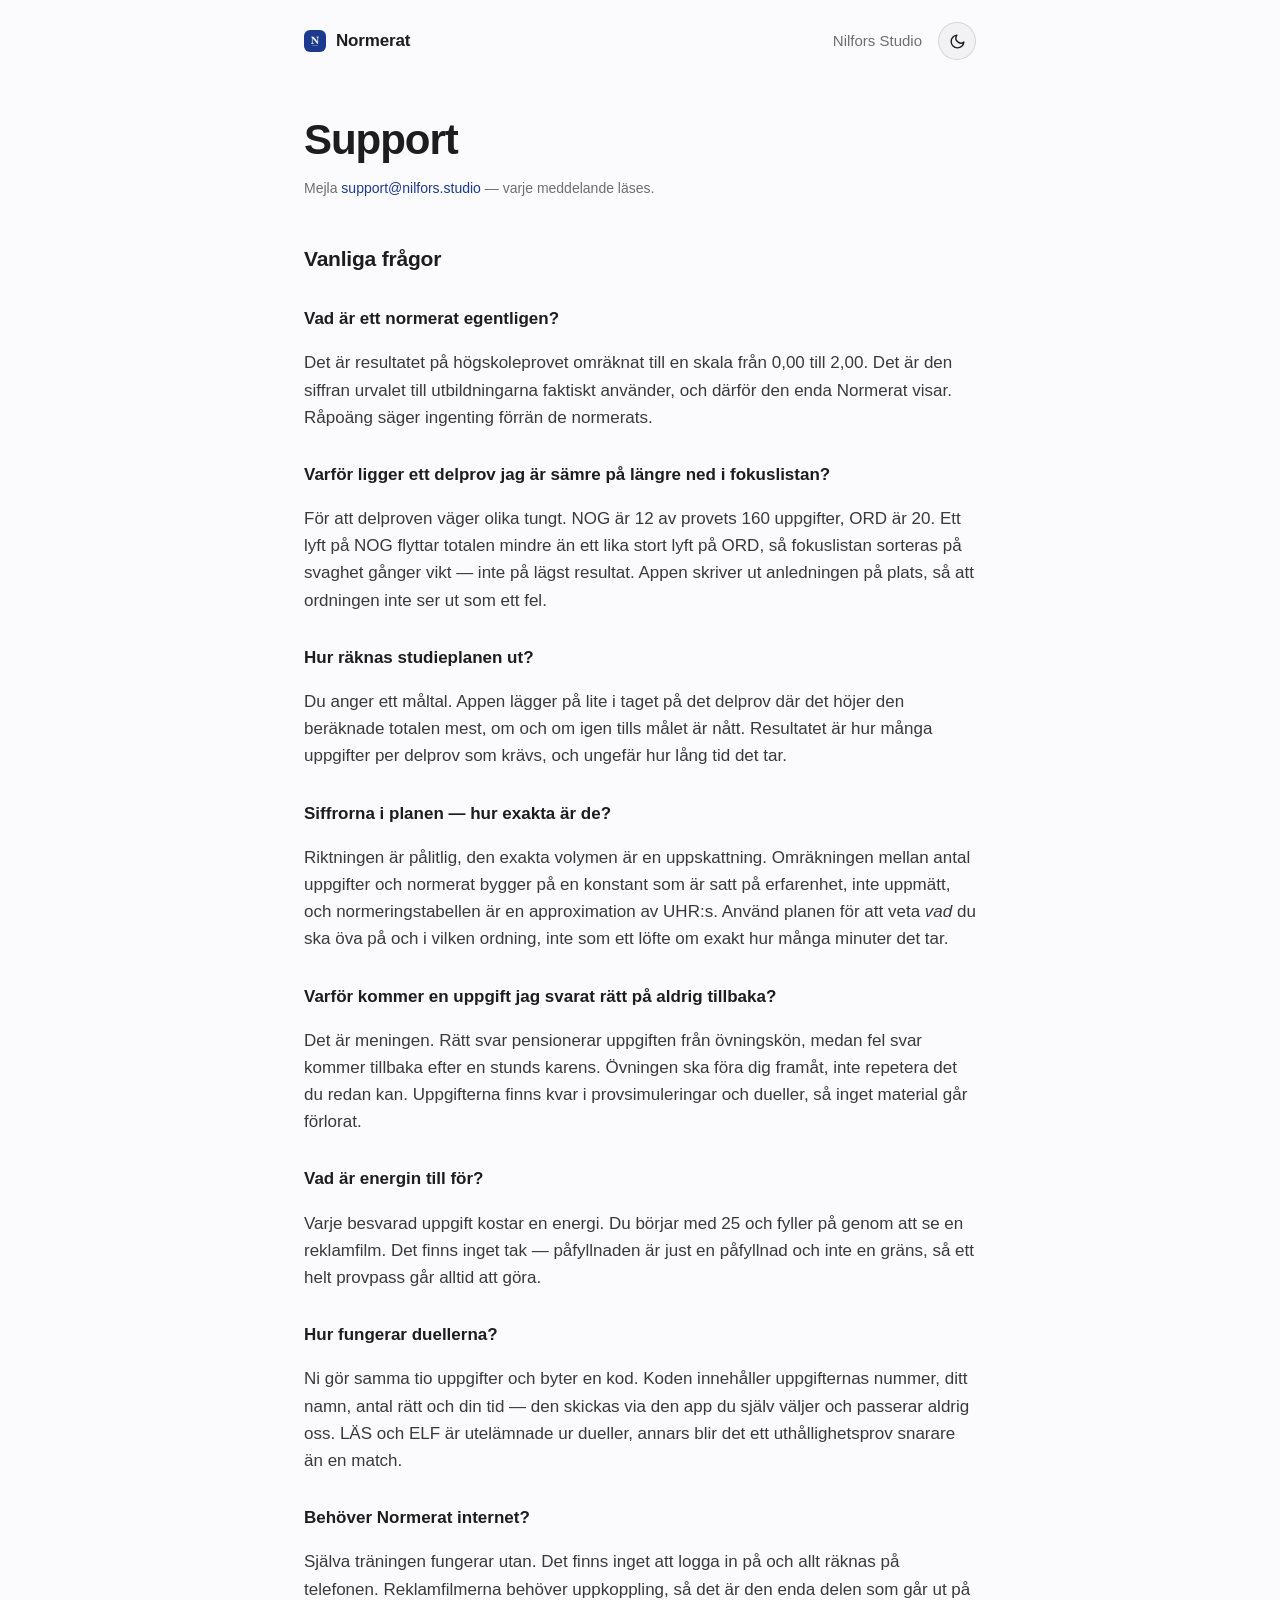
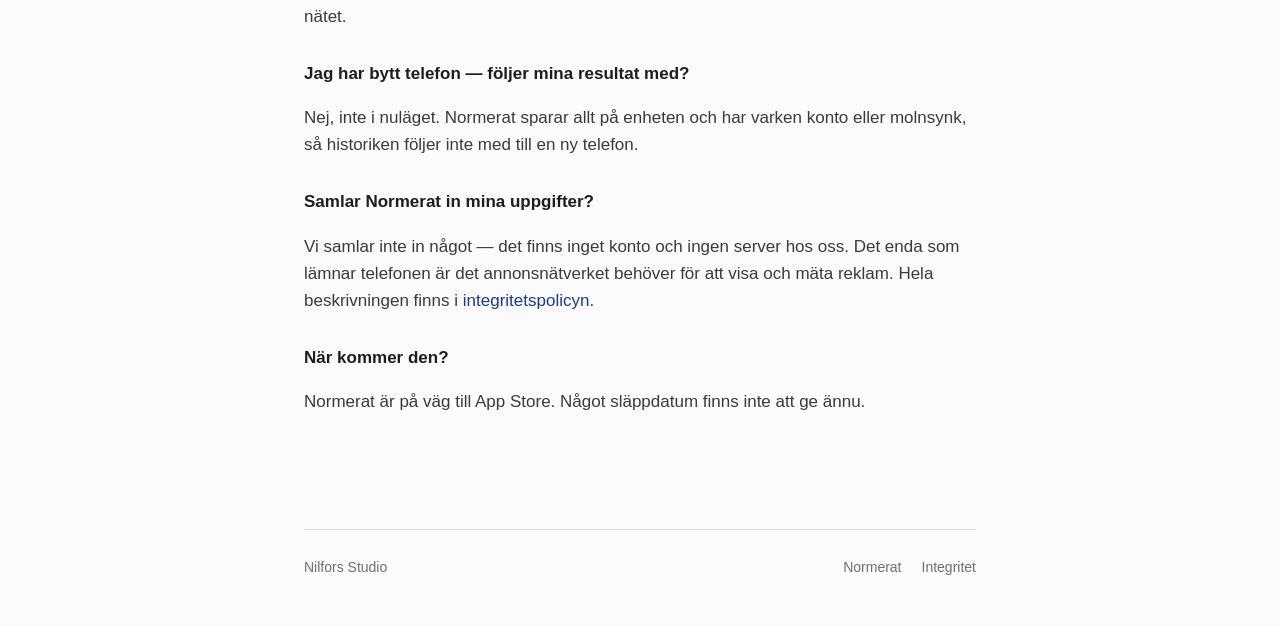
<file: normerat/support.html>
<!doctype html>
<html lang="sv">
<head>
<meta charset="utf-8">
<meta name="viewport" content="width=device-width, initial-scale=1">
<title>Support — Normerat</title>
<meta name="description" content="Hjälp med Normerat: vad ett normerat är, hur studieplanen räknas ut, hur dueller fungerar och vad appen sparar.">
<link rel="canonical" href="https://nilfors.studio/normerat/support.html">
<link rel="icon" href="icon.png" type="image/png">
<link rel="icon" href="../favicon.ico" sizes="48x48">
<link rel="apple-touch-icon" href="apple-touch-icon.png">
<meta name="theme-color" content="#1b3a8f">
<link rel="stylesheet" href="../base.css?v=2">
<link rel="stylesheet" href="normerat.css?v=2">
<script>
  // Körs före första målningen så rätt tema syns direkt, utan blink.
  (function () {
    var t;
    try { t = localStorage.getItem('nilfors-theme'); } catch (e) {}
    if (!t) t = window.matchMedia && window.matchMedia('(prefers-color-scheme: light)').matches ? 'light' : 'dark';
    document.documentElement.setAttribute('data-theme', t);
  })();
</script>
</head>
<body>

<div class="wrap">

  <header>
    <a class="brand" href="index.html">
      <img src="icon.png" width="22" height="22" alt="" style="border-radius:6px;display:block">
      Normerat
    </a>
    <span class="spacer"></span>
    <a class="brand-up" href="../">Nilfors Studio</a>
    <button class="toggle" type="button" aria-label="Byt till ljust läge">
      <svg class="sun" width="17" height="17" viewBox="0 0 24 24" fill="none" stroke="currentColor" stroke-width="2" stroke-linecap="round"><circle cx="12" cy="12" r="4.5"/><path d="M12 2v2M12 20v2M2 12h2M20 12h2M4.9 4.9l1.4 1.4M17.7 17.7l1.4 1.4M19.1 4.9l-1.4 1.4M6.3 17.7l-1.4 1.4"/></svg>
      <svg class="moon" width="17" height="17" viewBox="0 0 24 24" fill="none" stroke="currentColor" stroke-width="2" stroke-linecap="round" stroke-linejoin="round"><path d="M21 12.8A9 9 0 1 1 11.2 3a7 7 0 0 0 9.8 9.8z"/></svg>
    </button>
  </header>

  <main class="page">
    <h1>Support</h1>
    <p class="updated">Mejla <a href="mailto:support@nilfors.studio">support@nilfors.studio</a> — varje meddelande läses.</p>

    <h2>Vanliga frågor</h2>

    <h3>Vad är ett normerat egentligen?</h3>
    <p>Det är resultatet på högskoleprovet omräknat till en skala från 0,00 till
       2,00. Det är den siffran urvalet till utbildningarna faktiskt använder,
       och därför den enda Normerat visar. Råpoäng säger ingenting förrän de
       normerats.</p>

    <h3>Varför ligger ett delprov jag är sämre på längre ned i fokuslistan?</h3>
    <p>För att delproven väger olika tungt. NOG är 12 av provets 160 uppgifter,
       ORD är 20. Ett lyft på NOG flyttar totalen mindre än ett lika stort lyft
       på ORD, så fokuslistan sorteras på svaghet gånger vikt — inte på lägst
       resultat. Appen skriver ut anledningen på plats, så att ordningen inte
       ser ut som ett fel.</p>

    <h3>Hur räknas studieplanen ut?</h3>
    <p>Du anger ett måltal. Appen lägger på lite i taget på det delprov där det
       höjer den beräknade totalen mest, om och om igen tills målet är nått.
       Resultatet är hur många uppgifter per delprov som krävs, och ungefär hur
       lång tid det tar.</p>

    <h3>Siffrorna i planen — hur exakta är de?</h3>
    <p>Riktningen är pålitlig, den exakta volymen är en uppskattning.
       Omräkningen mellan antal uppgifter och normerat bygger på en konstant som
       är satt på erfarenhet, inte uppmätt, och normeringstabellen är en
       approximation av UHR:s. Använd planen för att veta <em>vad</em> du ska
       öva på och i vilken ordning, inte som ett löfte om exakt hur många
       minuter det tar.</p>

    <h3>Varför kommer en uppgift jag svarat rätt på aldrig tillbaka?</h3>
    <p>Det är meningen. Rätt svar pensionerar uppgiften från övningskön, medan
       fel svar kommer tillbaka efter en stunds karens. Övningen ska föra dig
       framåt, inte repetera det du redan kan. Uppgifterna finns kvar i
       provsimuleringar och dueller, så inget material går förlorat.</p>

    <h3>Vad är energin till för?</h3>
    <p>Varje besvarad uppgift kostar en energi. Du börjar med 25 och fyller på
       genom att se en reklamfilm. Det finns inget tak — påfyllnaden är just en
       påfyllnad och inte en gräns, så ett helt provpass går alltid att
       göra.</p>

    <h3>Hur fungerar duellerna?</h3>
    <p>Ni gör samma tio uppgifter och byter en kod. Koden innehåller
       uppgifternas nummer, ditt namn, antal rätt och din tid — den skickas via
       den app du själv väljer och passerar aldrig oss. LÄS och ELF är
       utelämnade ur dueller, annars blir det ett uthållighetsprov snarare än en
       match.</p>

    <h3>Behöver Normerat internet?</h3>
    <p>Själva träningen fungerar utan. Det finns inget att logga in på och allt
       räknas på telefonen. Reklamfilmerna behöver uppkoppling, så det är den
       enda delen som går ut på nätet.</p>

    <h3>Jag har bytt telefon — följer mina resultat med?</h3>
    <p>Nej, inte i nuläget. Normerat sparar allt på enheten och har varken konto
       eller molnsynk, så historiken följer inte med till en ny telefon.</p>

    <h3>Samlar Normerat in mina uppgifter?</h3>
    <p>Vi samlar inte in något — det finns inget konto och ingen server hos oss.
       Det enda som lämnar telefonen är det annonsnätverket behöver för att visa
       och mäta reklam. Hela beskrivningen finns i
       <a href="privacy.html">integritetspolicyn</a>.</p>

    <h3>När kommer den?</h3>
    <p>Normerat är på väg till App Store. Något släppdatum finns inte att ge
       ännu.</p>
  </main>

  <footer>
    <a href="../">Nilfors Studio</a>
    <span class="spacer"></span>
    <a href="index.html">Normerat</a>
    <a href="privacy.html">Integritet</a>
  </footer>

</div>

<script src="../theme.js?v=2"></script>
</body>
</html>
</file>
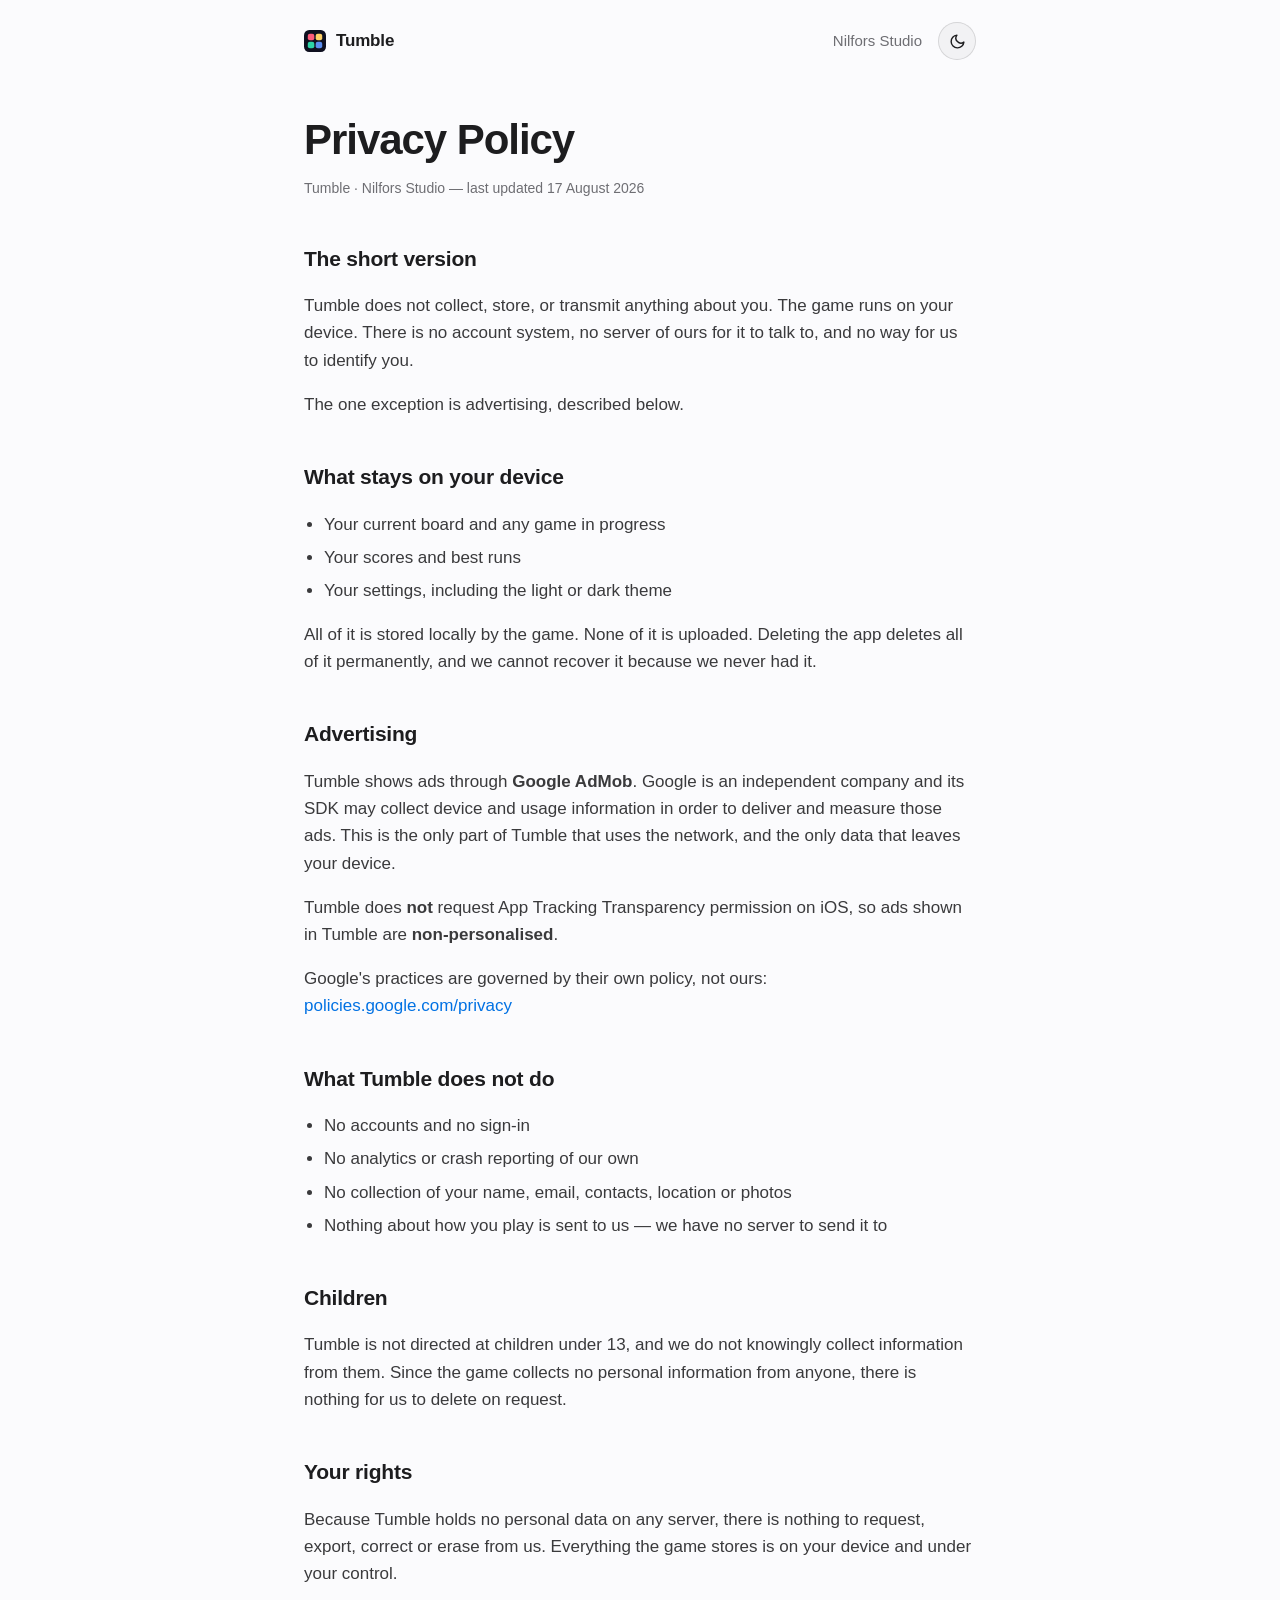
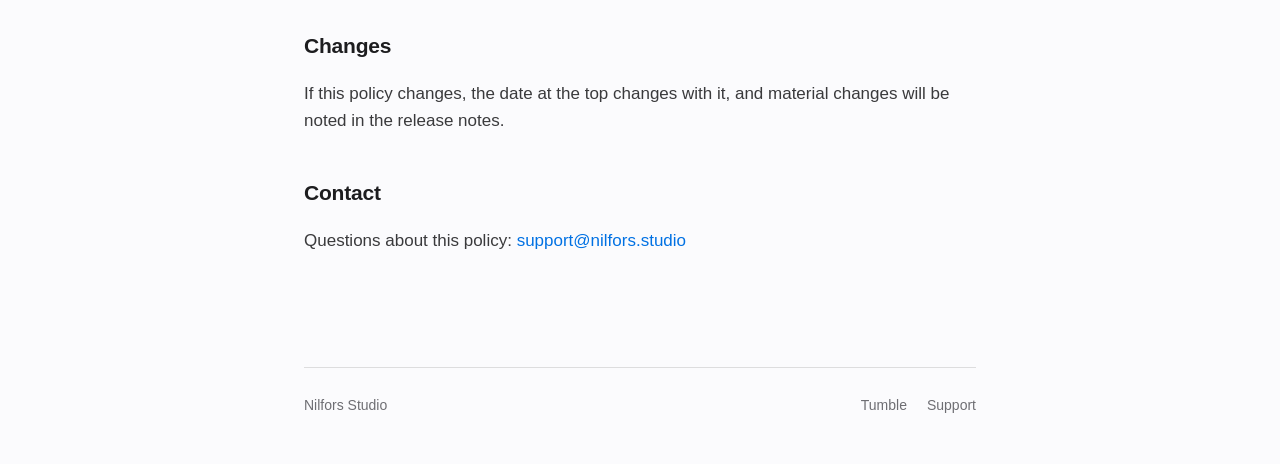
<file: tumble/privacy.html>
<!doctype html>
<html lang="en">
<head>
<meta charset="utf-8">
<meta name="viewport" content="width=device-width, initial-scale=1">
<title>Privacy Policy — Tumble</title>
<meta name="description" content="Tumble collects nothing itself. The game runs on your device with no accounts and no server of ours; the one exception is advertising through Google AdMob.">
<link rel="canonical" href="https://nilfors.studio/tumble/privacy.html">
<link rel="icon" href="favicon.svg" type="image/svg+xml">
<link rel="icon" href="../favicon.ico" sizes="48x48">
<link rel="apple-touch-icon" href="apple-touch-icon.png">
<meta name="theme-color" content="#0f1020">
<link rel="stylesheet" href="../base.css?v=2">
<link rel="stylesheet" href="tumble.css?v=2">
<script>
  // Runs before paint so the right theme is on the first frame, no flash.
  (function () {
    var t;
    try { t = localStorage.getItem('nilfors-theme'); } catch (e) {}
    if (!t) t = window.matchMedia && window.matchMedia('(prefers-color-scheme: light)').matches ? 'light' : 'dark';
    document.documentElement.setAttribute('data-theme', t);
  })();
</script>
</head>
<body>

<div class="wrap">

  <header>
    <a class="brand" href="index.html">
      <svg width="22" height="22" viewBox="0 0 64 64" aria-hidden="true">
        <rect width="64" height="64" rx="15" fill="#0f1020"/>
        <rect x="11" y="11" width="19" height="19" rx="6" fill="#ff5c7a"/>
        <rect x="34" y="11" width="19" height="19" rx="6" fill="#ffd166"/>
        <rect x="11" y="34" width="19" height="19" rx="6" fill="#2dd4a7"/>
        <rect x="34" y="34" width="19" height="19" rx="6" fill="#5b8def"/>
      </svg>
      Tumble
    </a>
    <span class="spacer"></span>
    <a class="brand-up" href="../">Nilfors Studio</a>
    <button class="toggle" type="button" aria-label="Switch to light mode">
      <svg class="sun" width="17" height="17" viewBox="0 0 24 24" fill="none" stroke="currentColor" stroke-width="2" stroke-linecap="round"><circle cx="12" cy="12" r="4.5"/><path d="M12 2v2M12 20v2M2 12h2M20 12h2M4.9 4.9l1.4 1.4M17.7 17.7l1.4 1.4M19.1 4.9l-1.4 1.4M6.3 17.7l-1.4 1.4"/></svg>
      <svg class="moon" width="17" height="17" viewBox="0 0 24 24" fill="none" stroke="currentColor" stroke-width="2" stroke-linecap="round" stroke-linejoin="round"><path d="M21 12.8A9 9 0 1 1 11.2 3a7 7 0 0 0 9.8 9.8z"/></svg>
    </button>
  </header>

  <main class="page">
    <h1>Privacy Policy</h1>
    <p class="updated">Tumble · Nilfors Studio — last updated 17 August 2026</p>

    <h2>The short version</h2>
    <p>Tumble does not collect, store, or transmit anything about you. The game
       runs on your device. There is no account system, no server of ours for it
       to talk to, and no way for us to identify you.</p>
    <p>The one exception is advertising, described below.</p>

    <h2>What stays on your device</h2>
    <ul>
      <li>Your current board and any game in progress</li>
      <li>Your scores and best runs</li>
      <li>Your settings, including the light or dark theme</li>
    </ul>
    <p>All of it is stored locally by the game. None of it is uploaded. Deleting
       the app deletes all of it permanently, and we cannot recover it because we
       never had it.</p>

    <h2>Advertising</h2>
    <p>Tumble shows ads through <strong>Google AdMob</strong>. Google is an
       independent company and its SDK may collect device and usage information
       in order to deliver and measure those ads. This is the only part of
       Tumble that uses the network, and the only data that leaves your
       device.</p>
    <p>Tumble does <strong>not</strong> request App Tracking Transparency
       permission on iOS, so ads shown in Tumble are
       <strong>non-personalised</strong>.</p>
    <p>Google's practices are governed by their own policy, not ours:
       <a href="https://policies.google.com/privacy">policies.google.com/privacy</a></p>

    <h2>What Tumble does not do</h2>
    <ul>
      <li>No accounts and no sign-in</li>
      <li>No analytics or crash reporting of our own</li>
      <li>No collection of your name, email, contacts, location or photos</li>
      <li>Nothing about how you play is sent to us — we have no server to send
          it to</li>
    </ul>

    <h2>Children</h2>
    <p>Tumble is not directed at children under 13, and we do not knowingly
       collect information from them. Since the game collects no personal
       information from anyone, there is nothing for us to delete on request.</p>

    <h2>Your rights</h2>
    <p>Because Tumble holds no personal data on any server, there is nothing to
       request, export, correct or erase from us. Everything the game stores is
       on your device and under your control.</p>

    <h2>Changes</h2>
    <p>If this policy changes, the date at the top changes with it, and material
       changes will be noted in the release notes.</p>

    <h2>Contact</h2>
    <p>Questions about this policy: <a href="mailto:support@nilfors.studio">support@nilfors.studio</a></p>
  </main>

  <footer>
    <a href="../">Nilfors Studio</a>
    <span class="spacer"></span>
    <a href="index.html">Tumble</a>
    <a href="support.html">Support</a>
  </footer>

</div>

<script src="../theme.js?v=2"></script>
</body>
</html>
</file>
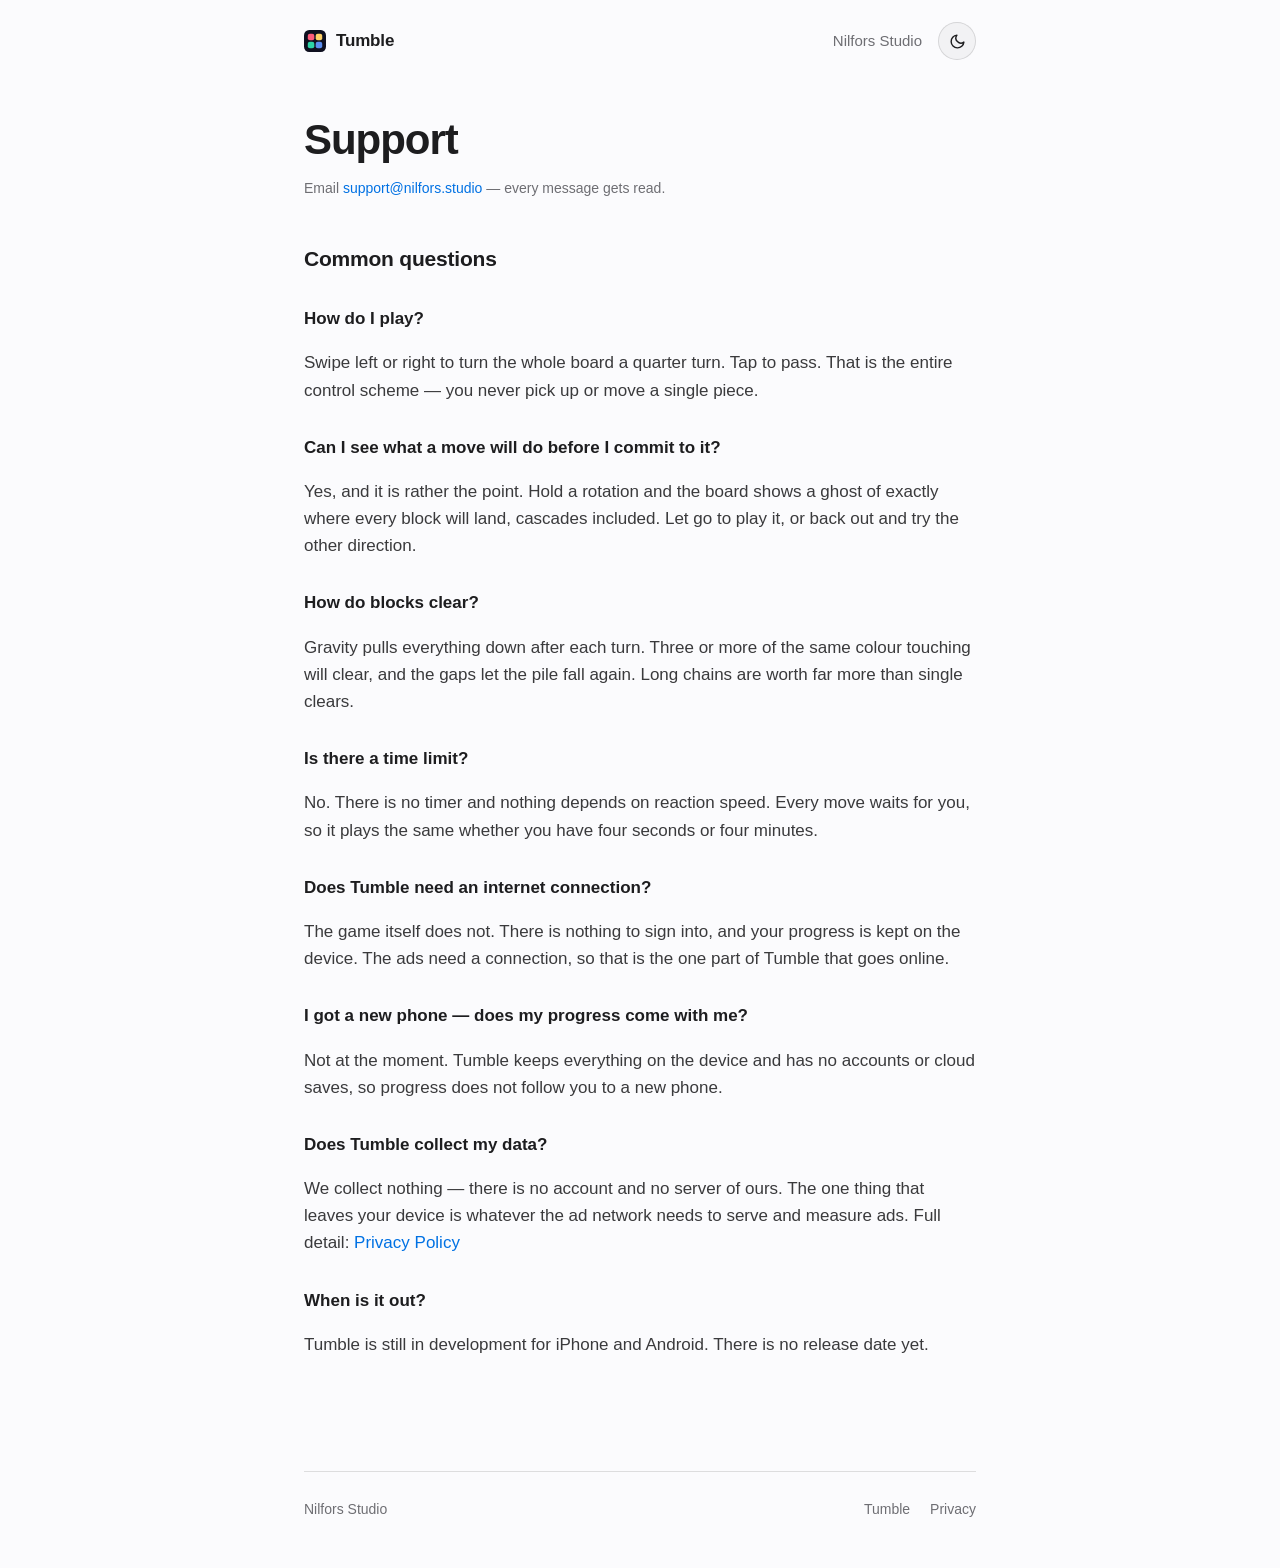
<file: tumble/support.html>
<!doctype html>
<html lang="en">
<head>
<meta charset="utf-8">
<meta name="viewport" content="width=device-width, initial-scale=1">
<title>Support — Tumble</title>
<meta name="description" content="Help with Tumble, including how the rotation preview works, how blocks clear, and what the game stores on your device.">
<link rel="canonical" href="https://nilfors.studio/tumble/support.html">
<link rel="icon" href="favicon.svg" type="image/svg+xml">
<link rel="icon" href="../favicon.ico" sizes="48x48">
<link rel="apple-touch-icon" href="apple-touch-icon.png">
<meta name="theme-color" content="#0f1020">
<link rel="stylesheet" href="../base.css?v=2">
<link rel="stylesheet" href="tumble.css?v=2">
<script>
  // Runs before paint so the right theme is on the first frame, no flash.
  (function () {
    var t;
    try { t = localStorage.getItem('nilfors-theme'); } catch (e) {}
    if (!t) t = window.matchMedia && window.matchMedia('(prefers-color-scheme: light)').matches ? 'light' : 'dark';
    document.documentElement.setAttribute('data-theme', t);
  })();
</script>
</head>
<body>

<div class="wrap">

  <header>
    <a class="brand" href="index.html">
      <svg width="22" height="22" viewBox="0 0 64 64" aria-hidden="true">
        <rect width="64" height="64" rx="15" fill="#0f1020"/>
        <rect x="11" y="11" width="19" height="19" rx="6" fill="#ff5c7a"/>
        <rect x="34" y="11" width="19" height="19" rx="6" fill="#ffd166"/>
        <rect x="11" y="34" width="19" height="19" rx="6" fill="#2dd4a7"/>
        <rect x="34" y="34" width="19" height="19" rx="6" fill="#5b8def"/>
      </svg>
      Tumble
    </a>
    <span class="spacer"></span>
    <a class="brand-up" href="../">Nilfors Studio</a>
    <button class="toggle" type="button" aria-label="Switch to light mode">
      <svg class="sun" width="17" height="17" viewBox="0 0 24 24" fill="none" stroke="currentColor" stroke-width="2" stroke-linecap="round"><circle cx="12" cy="12" r="4.5"/><path d="M12 2v2M12 20v2M2 12h2M20 12h2M4.9 4.9l1.4 1.4M17.7 17.7l1.4 1.4M19.1 4.9l-1.4 1.4M6.3 17.7l-1.4 1.4"/></svg>
      <svg class="moon" width="17" height="17" viewBox="0 0 24 24" fill="none" stroke="currentColor" stroke-width="2" stroke-linecap="round" stroke-linejoin="round"><path d="M21 12.8A9 9 0 1 1 11.2 3a7 7 0 0 0 9.8 9.8z"/></svg>
    </button>
  </header>

  <main class="page">
    <h1>Support</h1>
    <p class="updated">Email <a href="mailto:support@nilfors.studio">support@nilfors.studio</a> — every message gets read.</p>

    <h2>Common questions</h2>

    <h3>How do I play?</h3>
    <p>Swipe left or right to turn the whole board a quarter turn. Tap to pass.
       That is the entire control scheme — you never pick up or move a single
       piece.</p>

    <h3>Can I see what a move will do before I commit to it?</h3>
    <p>Yes, and it is rather the point. Hold a rotation and the board shows a
       ghost of exactly where every block will land, cascades included. Let go
       to play it, or back out and try the other direction.</p>

    <h3>How do blocks clear?</h3>
    <p>Gravity pulls everything down after each turn. Three or more of the same
       colour touching will clear, and the gaps let the pile fall again. Long
       chains are worth far more than single clears.</p>

    <h3>Is there a time limit?</h3>
    <p>No. There is no timer and nothing depends on reaction speed. Every move
       waits for you, so it plays the same whether you have four seconds or four
       minutes.</p>

    <h3>Does Tumble need an internet connection?</h3>
    <p>The game itself does not. There is nothing to sign into, and your
       progress is kept on the device. The ads need a connection, so that is the
       one part of Tumble that goes online.</p>

    <h3>I got a new phone — does my progress come with me?</h3>
    <p>Not at the moment. Tumble keeps everything on the device and has no
       accounts or cloud saves, so progress does not follow you to a new
       phone.</p>

    <h3>Does Tumble collect my data?</h3>
    <p>We collect nothing — there is no account and no server of ours. The one
       thing that leaves your device is whatever the ad network needs to serve
       and measure ads. Full detail:
       <a href="privacy.html">Privacy Policy</a></p>

    <h3>When is it out?</h3>
    <p>Tumble is still in development for iPhone and Android. There is no
       release date yet.</p>
  </main>

  <footer>
    <a href="../">Nilfors Studio</a>
    <span class="spacer"></span>
    <a href="index.html">Tumble</a>
    <a href="privacy.html">Privacy</a>
  </footer>

</div>

<script src="../theme.js?v=2"></script>
</body>
</html>
</file>
<file: base.css>
/* Nilfors Studio — the shell every page shares.
   Deliberately plain: reset, theme, header, footer, long-form text. Nothing in
   here belongs to a particular project, because projects will not look alike.
   A project styles itself in its own stylesheet, loaded after this one.

   No web fonts, no CDNs, no analytics: the privacy policies claim we collect
   nothing, and a third-party font request would quietly make that untrue. */

:root {
  --bg: #000;
  --surface: rgba(255, 255, 255, 0.045);
  --surface-hi: rgba(255, 255, 255, 0.08);
  --text: #f5f5f7;
  --body: #d2d2d7;
  --muted: #86868b;
  --line: rgba(255, 255, 255, 0.12);
  --line-hi: rgba(255, 255, 255, 0.26);
  --accent: #5ac7ff;
  --measure: 720px;
  /* One easing for everything that moves, so the whole site accelerates the
     same way. Slightly overshooting on the way out reads as physical. */
  --ease: cubic-bezier(0.22, 0.61, 0.36, 1);
}

:root[data-theme="light"] {
  --bg: #fbfbfd;
  --surface: rgba(0, 0, 0, 0.035);
  --surface-hi: rgba(0, 0, 0, 0.06);
  --text: #1d1d1f;
  --body: #3a3a3c;
  --muted: #6e6e73;
  --line: rgba(0, 0, 0, 0.12);
  --line-hi: rgba(0, 0, 0, 0.26);
  --accent: #0071e3;
}

* { box-sizing: border-box; }
html { -webkit-text-size-adjust: 100%; }

body {
  margin: 0;
  background: var(--bg);
  color: var(--text);
  font: 400 17px/1.6 -apple-system, BlinkMacSystemFont, "SF Pro Text",
        "Helvetica Neue", Arial, sans-serif;
  -webkit-font-smoothing: antialiased;
  transition: background 0.25s ease, color 0.25s ease;
}

a { color: var(--accent); text-decoration: none; }
a:hover { text-decoration: underline; }

/* Keyboard focus was leaning on the browser default, which lands a hairline
   ring on a black page. One visible ring everywhere, and only for keyboards —
   a mouse click on a card shouldn't leave it outlined. */
:focus-visible {
  outline: 2px solid var(--accent);
  outline-offset: 3px;
  border-radius: 6px;
}

.wrap { max-width: var(--measure); margin: 0 auto; padding: 0 24px; }

/* ---------- header ---------- */

header {
  display: flex;
  align-items: center;
  gap: 16px;
  padding: 22px 0;
}

.brand {
  display: inline-flex;
  align-items: center;
  gap: 10px;
  color: var(--text);
  font-weight: 600;
  letter-spacing: -0.01em;
}
.brand:hover { text-decoration: none; opacity: 0.8; }

/* Breadcrumb back to the studio from inside a project. */
.brand-up {
  color: var(--muted);
  font-size: 15px;
  font-weight: 400;
}
.brand-up:hover { color: var(--text); text-decoration: none; }

header .spacer { flex: 1; }

.toggle {
  display: inline-flex;
  align-items: center;
  justify-content: center;
  width: 38px;
  height: 38px;
  border: 1px solid var(--line);
  border-radius: 999px;
  background: var(--surface);
  color: var(--text);
  cursor: pointer;
  padding: 0;
  transition: background 0.2s ease, border-color 0.2s ease;
}
.toggle:hover { background: var(--surface-hi); }
.toggle svg { display: block; }
/* Show one icon per theme. */
.toggle .moon { display: none; }
:root[data-theme="light"] .toggle .moon { display: block; }
:root[data-theme="light"] .toggle .sun { display: none; }

/* ---------- long-form pages (privacy, support, anything wordy) ---------- */

.page { padding: 8px 0 24px; }

.page h1 {
  font-size: clamp(30px, 7vw, 42px);
  font-weight: 600;
  letter-spacing: -0.025em;
  margin: 16px 0 4px;
}

.page .updated { color: var(--muted); font-size: 14px; margin: 0 0 34px; }
.page h2 { margin: 42px 0 10px; font-size: 21px; font-weight: 600; letter-spacing: -0.01em; }
.page h3 { margin: 30px 0 6px; font-size: 17px; font-weight: 600; }
.page p, .page li { color: var(--body); }
.page ul { padding-left: 20px; }
.page li { margin-bottom: 6px; }

hr { border: 0; border-top: 1px solid var(--line); margin: 42px 0; }

/* ---------- footer ---------- */

footer {
  border-top: 1px solid var(--line);
  margin-top: 72px;
  padding: 26px 0 48px;
  color: var(--muted);
  font-size: 14px;
  display: flex;
  flex-wrap: wrap;
  gap: 8px 20px;
  align-items: center;
}

footer .spacer { flex: 1; }
footer a { color: var(--muted); transition: color 0.18s var(--ease); }
footer a:hover { color: var(--text); text-decoration: none; }

@media (prefers-reduced-motion: reduce) {
  * { transition: none !important; }
}
</file>
<file: studio.css>
/* The studio index. Plain on purpose — it has to sit above a phone app, a game,
   and whatever comes after without looking like any of them.

   The one place colour is allowed is a project's own tile. That way the page
   gets more colourful as the shelf fills up, and the colour always belongs to
   a project rather than to the studio. Each card carries its own --tint, and
   the card borrows it only on hover, so the page at rest stays monochrome. */

/* Wider than the reading measure in base.css: this page is a grid, not prose. */
:root { --measure: 920px; }

/* Studio-only surfaces. Kept out of base.css because Isle tuned its own look
   against the old values and shouldn't shift underneath. */
:root {
  --card: rgba(255, 255, 255, 0.032);
  --card-hi: rgba(255, 255, 255, 0.062);
  --card-line: rgba(255, 255, 255, 0.10);
}
:root[data-theme="light"] {
  --card: rgba(255, 255, 255, 0.9);
  --card-line: rgba(0, 0, 0, 0.09);
  --card-hi: #fff;
}

/* A pure flat field made the whole page read as unfinished. Two very faint
   washes give the sticky header something to separate from and the cards
   something to sit on. Layered as background-image over base.css's background
   colour — a positioned pseudo-element would have to sit behind the body's own
   opaque paint, which no z-index can do. Fixed so it doesn't drift on scroll. */
body {
  background-image:
    radial-gradient(70ch 52ch at 18% -6%, rgba(90, 199, 255, 0.11), transparent 62%),
    radial-gradient(60ch 44ch at 88% 2%, rgba(255, 92, 158, 0.06), transparent 60%);
  background-attachment: fixed;
  background-repeat: no-repeat;
}
:root[data-theme="light"] body {
  background-image:
    radial-gradient(70ch 52ch at 18% -6%, rgba(0, 113, 227, 0.10), transparent 62%),
    radial-gradient(60ch 44ch at 88% 2%, rgba(255, 92, 158, 0.06), transparent 60%);
}

/* ---------- sticky header + tabs ---------- */

/* Scoped to this stylesheet, so only the studio page gets a sticky header —
   the project pages keep theirs as it was. */
/* On this page the header is a full-width band that lives outside .wrap, with
   .bar holding the content column inside it. base.css lays the header itself
   out as the flex row — here that job moves inward to .bar. Spanning the real
   element beats faking full-bleed with 100vw, which overshoots by the width of
   a classic scrollbar and puts a horizontal scrollbar on the page. */
header {
  position: sticky;
  top: 0;
  z-index: 20;
  display: block;
  padding: 0;
  /* Only earns its glass and its rule once something has scrolled under it;
     studio.js adds .is-stuck. At the top of the page there is nothing to
     separate from, and a bar there is just a line under the logo. */
  background: transparent;
  border-bottom: 1px solid transparent;
  /* Left on at all times. Toggling it with the class would snap rather than
     fade, and at the top of the page there is nothing behind the bar for it
     to blur anyway. Only the mask and the rule fade in. */
  -webkit-backdrop-filter: saturate(180%) blur(20px);
  backdrop-filter: saturate(180%) blur(20px);
  transition: border-color 0.25s var(--ease), background 0.25s var(--ease);
}

header.is-stuck {
  background: color-mix(in srgb, var(--bg) 72%, transparent);
  border-bottom-color: var(--line);
}

/* No backdrop-filter (older Safari, Firefox with it disabled): fall back to an
   opaque bar rather than letting page text show through the header. */
@supports not ((backdrop-filter: blur(1px)) or (-webkit-backdrop-filter: blur(1px))) {
  header.is-stuck { background: var(--bg); }
}

.bar {
  display: flex;
  align-items: center;
  gap: 16px;
  padding-top: 22px;
  padding-bottom: 22px;
}

.brand .mark { display: block; border-radius: 6px; }

.tabs {
  display: flex;
  gap: 2px;
  padding: 3px;
  border: 1px solid var(--line);
  border-radius: 999px;
  background: var(--surface);
}

.tab {
  position: relative;
  padding: 7px 16px;
  border-radius: 999px;
  color: var(--muted);
  font-size: 14px;
  font-weight: 500;
  line-height: 1.2;
  white-space: nowrap;
  transition: color 0.18s var(--ease);
}
.tab:hover { text-decoration: none; color: var(--text); }

/* Solid fill for the selected tab: on a page this quiet, a tinted background
   is not enough to read as "you are here". The fill is a pseudo-element so it
   can slide between tabs instead of blinking on and off. */
.tab::before {
  content: "";
  position: absolute;
  inset: 0;
  z-index: -1;
  border-radius: 999px;
  background: var(--text);
  opacity: 0;
  transform: scale(0.82);
  transition: opacity 0.18s var(--ease), transform 0.22s var(--ease);
}
.tab.is-active { color: var(--bg); }
.tab.is-active:hover { color: var(--bg); }
.tab.is-active::before { opacity: 1; transform: none; }

/* The script sets [hidden] on the panel that isn't showing. Spelled out because
   a panel is display:grid/flex in places, which would otherwise beat the
   browser's default [hidden] rule. */
.panel[hidden] { display: none; }

/* Holds the page height roughly steady between a long panel and a short one,
   so switching tabs doesn't make the footer jump up the screen. */
.panel { min-height: 340px; }

/* The panel that just appeared rises a few pixels into place, so a tab press
   has a visible result even when both panels are about the same size. */
.panel:not([hidden]) { animation: panel-in 0.32s var(--ease) both; }

@keyframes panel-in {
  from { opacity: 0; transform: translateY(6px); }
  to   { opacity: 1; transform: none; }
}

/* Narrow screens: let the bar wrap and give the tabs their own full-width row
   rather than crushing them against the brand. */
@media (max-width: 560px) {
  .bar { flex-wrap: wrap; row-gap: 12px; }
  .tabs { order: 3; width: 100%; justify-content: center; }
  .tab { flex: 1; text-align: center; }
}

/* ---------- intro ---------- */

/* Left-aligned, not centred. A centred block under a mark reads as a product
   launch; this is an index of work. */
.intro { padding: 40px 0 8px; }

/* The hero is deliberately left exactly as it was. The studio's name and its
   one-line description were already right; nothing below this point should
   grow into them. */
.intro h1 {
  margin: 0 0 16px;
  font-size: clamp(34px, 6.5vw, 50px);
  font-weight: 600;
  letter-spacing: -0.03em;
  line-height: 1.08;
}

.intro p {
  margin: 0;
  max-width: 44ch;
  color: var(--muted);
  font-size: clamp(17px, 2.6vw, 19px);
  line-height: 1.55;
}

/* ---------- section headings ---------- */

.section { padding: 58px 0 0; }

.section-head {
  display: flex;
  align-items: baseline;
  gap: 12px;
  margin: 0 0 22px;
  padding-bottom: 14px;
  border-bottom: 1px solid var(--line);
}

.section-head h2 {
  margin: 0;
  font-size: 15px;
  font-weight: 600;
  letter-spacing: 0.06em;
  text-transform: uppercase;
  color: var(--muted);
}

/* The count is a fact about the shelf, not a heading. Boxed and tabular so it
   stays the same width as the number grows. */
.section-count {
  padding: 1px 8px;
  border: 1px solid var(--line);
  border-radius: 999px;
  color: var(--muted);
  font-size: 12px;
  font-variant-numeric: tabular-nums;
}

/* ---------- projects ---------- */

/* auto-fit: one project fills the row, and each one after that takes its place
   without this file changing. */
.project-grid {
  display: grid;
  gap: 16px;
  grid-template-columns: repeat(auto-fit, minmax(290px, 1fr));
}

.project {
  position: relative;
  isolation: isolate;
  display: flex;
  flex-direction: column;
  padding: 24px 24px 22px;
  border: 1px solid var(--card-line);
  border-radius: 20px;
  background: var(--card);
  color: var(--text);
  overflow: hidden;
  transition: border-color 0.25s var(--ease), transform 0.25s var(--ease),
              box-shadow 0.25s var(--ease), background 0.25s var(--ease);
}

/* The project's own colour, borrowed only while pointed at. Each card sets
   --tint inline, so a new project brings its bloom with it and this file
   never learns the palette. */
.project::before {
  content: "";
  position: absolute;
  inset: -1px;
  z-index: -1;
  background: radial-gradient(120% 90% at 8% 0%, var(--tint, transparent), transparent 62%);
  opacity: 0;
  transition: opacity 0.28s var(--ease);
}

.project:hover,
.project:focus-visible {
  text-decoration: none;
  background: var(--card-hi);
  border-color: var(--line-hi);
  transform: translateY(-3px);
  box-shadow: 0 14px 34px -18px rgba(0, 0, 0, 0.85);
}
.project:hover::before,
.project:focus-visible::before { opacity: 0.5; }
.project:active { transform: translateY(-1px); }

:root[data-theme="light"] .project {
  box-shadow: 0 1px 2px rgba(0, 0, 0, 0.05);
}
:root[data-theme="light"] .project:hover {
  box-shadow: 0 16px 32px -20px rgba(0, 0, 0, 0.45);
}

/* Each project supplies its own tile. Fixed box so a row of them lines up
   whatever art goes inside. Bigger than it was: the tile is the only thing on
   this page carrying a project's identity, so it should not read as a
   favicon. */
.project-tile {
  position: relative;
  width: 58px;
  height: 58px;
  margin-bottom: 18px;
  border-radius: 16px;
  overflow: hidden;
  flex: none;
  /* Inset so it sits over the art without changing the box: without it Isle's
     black tile disappears into the dark page, and a pale tile would do the same
     in light mode. Every project's tile gets an edge for free. */
  box-shadow: inset 0 0 0 1px var(--line);
  transition: transform 0.28s var(--ease);
}
.project:hover .project-tile { transform: scale(1.05) rotate(-1.5deg); }
.project-tile svg,
.project-tile img { display: block; width: 100%; height: 100%; }

.project-name {
  display: flex;
  align-items: center;
  gap: 7px;
  font-size: 18px;
  font-weight: 600;
  letter-spacing: -0.015em;
  margin-bottom: 6px;
}

/* The arrow is the card's only affordance — nothing else says "this is a
   link". It leans out on hover rather than appearing, so the row above it
   never reflows. */
.project-name .arrow {
  flex: none;
  color: var(--muted);
  opacity: 0;
  transform: translateX(-3px);
  transition: opacity 0.22s var(--ease), transform 0.22s var(--ease);
}
.project:hover .project-name .arrow,
.project:focus-visible .project-name .arrow {
  opacity: 1;
  transform: none;
}

/* flex:1 keeps the meta row pinned to the bottom, so cards with descriptions of
   different lengths still line up along their bottom edge. */
.project-desc {
  margin: 0;
  flex: 1;
  max-width: 34ch;
  color: var(--muted);
  font-size: 15px;
  line-height: 1.55;
}

.project-meta {
  display: flex;
  align-items: center;
  gap: 10px;
  margin: 20px 0 0;
  padding-top: 16px;
  border-top: 1px solid var(--line);
  font-size: 13px;
  color: var(--muted);
}

.project-meta .spacer { flex: 1; }

/* Status is the one bit of state worth colouring, and a dot carries it in less
   space than a tinted outline did — the pill can then stay neutral and not
   compete with the project's own tile. */
/* currentColor carries the state: the modifier classes below set it on the
   pill, the dot and its halo pick it up, and the label stays muted. */
.project-status {
  display: inline-flex;
  align-items: center;
  gap: 7px;
  padding: 4px 11px 4px 9px;
  border: 1px solid var(--line);
  border-radius: 999px;
  color: var(--muted);
  font-size: 12px;
  line-height: 1.4;
  white-space: nowrap;
}

.project-status::before {
  content: "";
  flex: none;
  width: 6px;
  height: 6px;
  border-radius: 50%;
  background: currentColor;
  box-shadow: 0 0 0 3px color-mix(in srgb, currentColor 20%, transparent);
}

/* The label itself stays quiet — only the dot is allowed the state colour. */
.project-status .label { color: var(--muted); }

.project-status.is-live   { color: #34c759; }
.project-status.is-dev    { color: #ffb340; }
.project-status.is-soon   { color: #5ac7ff; }
:root[data-theme="light"] .project-status.is-live { color: #248a3d; }
:root[data-theme="light"] .project-status.is-dev  { color: #a05a00; }
:root[data-theme="light"] .project-status.is-soon { color: #0071e3; }

/* ---------- contact ---------- */

/* An address buried mid-sentence is the thing people came to this panel for.
   Given its own target it can be tapped without aiming. */
.contact-card {
  display: flex;
  align-items: center;
  gap: 16px;
  padding: 18px 20px;
  border: 1px solid var(--card-line);
  border-radius: 18px;
  background: var(--card);
  color: var(--text);
  max-width: 460px;
  transition: border-color 0.25s var(--ease), background 0.25s var(--ease),
              transform 0.25s var(--ease);
}
.contact-card:hover {
  text-decoration: none;
  background: var(--card-hi);
  border-color: var(--line-hi);
  transform: translateY(-2px);
}

.contact-icon {
  display: grid;
  place-items: center;
  flex: none;
  width: 42px;
  height: 42px;
  border-radius: 12px;
  background: var(--surface);
  box-shadow: inset 0 0 0 1px var(--line);
  color: var(--accent);
}
.contact-icon svg { display: block; }

.contact-card .address {
  font-size: 16px;
  font-weight: 500;
  letter-spacing: -0.01em;
}
.contact-card .hint {
  display: block;
  margin-top: 2px;
  color: var(--muted);
  font-size: 13.5px;
}

/* ---------- plain text sections ---------- */

.block p {
  margin: 0 0 14px;
  max-width: 62ch;
  color: var(--body);
  font-size: 16px;
  line-height: 1.65;
}
.block p:last-child { margin-bottom: 0; }

/* The privacy line is a footnote to the panel, not a second paragraph of equal
   weight. */
.block .note {
  margin-top: 22px;
  color: var(--muted);
  font-size: 14.5px;
}

@media (prefers-reduced-motion: reduce) {
  .panel:not([hidden]) { animation: none; }
  .project:hover, .contact-card:hover { transform: none; }
  .project:hover .project-tile { transform: none; }
}
</file>
<file: isle/isle.css>
/* Isle's own look, loaded after base.css. Everything here is Isle-specific:
   the glow, the black-glass pill, the product hero. Other projects get their
   own stylesheet and are free to look nothing like this. */

:root {
  --glow: rgba(120, 190, 255, 0.16);
  --pill-fill: #08080a;
  --pill-stroke: rgba(255, 255, 255, 0.9);
}

:root[data-theme="light"] {
  --glow: rgba(0, 113, 227, 0.10);
  /* The island itself is black glass — it stays dark in both themes, because
     that is what it actually looks like on the phone. */
  --pill-fill: #0a0a0c;
  --pill-stroke: rgba(0, 0, 0, 0.85);
}

/* ---------- hero ---------- */

.hero {
  position: relative;
  text-align: center;
  padding: 64px 0 8px;
}

/* Soft light behind the mark, so the pill doesn't float on flat black. */
.hero::before {
  content: "";
  position: absolute;
  top: 18px;
  left: 50%;
  width: min(560px, 90vw);
  height: 300px;
  transform: translateX(-50%);
  background: radial-gradient(ellipse at center, var(--glow), transparent 68%);
  pointer-events: none;
  z-index: 0;
}

.hero > * { position: relative; z-index: 1; }

.mark { display: block; margin: 0 auto; }

.hero h1 {
  margin: 34px 0 14px;
  font-size: clamp(40px, 8.5vw, 68px);
  font-weight: 600;
  letter-spacing: -0.035em;
  line-height: 1.04;
}

.hero .sub {
  margin: 0 auto;
  max-width: 26ch;
  color: var(--muted);
  font-size: clamp(18px, 3.4vw, 22px);
  line-height: 1.45;
}

/* ---------- store ---------- */

.store { text-align: center; padding: 30px 0 8px; }

.badge {
  display: inline-block;
  padding: 13px 26px;
  border: 1px solid var(--line);
  border-radius: 999px;
  color: var(--muted);
  font-size: 15px;
  background: var(--surface);
}

.badge.live {
  background: var(--text);
  border-color: var(--text);
  color: var(--bg);
  font-weight: 600;
}
.badge.live:hover { text-decoration: none; opacity: 0.88; }

/* ---------- film ---------- */

.film { margin: 56px auto 0; max-width: 286px; }

/* A slim bezel so the 9:16 film reads as a phone rather than a floating rect. */
.film .device {
  padding: 10px;
  border: 1px solid var(--line);
  border-radius: 42px;
  background: var(--surface);
}

.film video {
  width: 100%;
  display: block;
  border-radius: 32px;
  background: #000;
}

.caption { margin-top: 14px; text-align: center; color: var(--muted); font-size: 13px; }

/* ---------- features ---------- */

.features { padding: 64px 0 8px; display: grid; gap: 16px; }

@media (min-width: 760px) {
  .features { grid-template-columns: repeat(3, 1fr); }
}

.feature {
  padding: 26px 24px 28px;
  border: 1px solid var(--line);
  border-radius: 20px;
  background: var(--surface);
}

.feature .icon { margin-bottom: 18px; display: block; }

.feature h2 {
  margin: 0 0 7px;
  font-size: 18px;
  font-weight: 600;
  letter-spacing: -0.01em;
}

.feature p { margin: 0; color: var(--muted); font-size: 15px; line-height: 1.55; }

/* ---------- notes ---------- */

.notes { padding: 44px 0 8px; display: grid; gap: 12px; }

.note {
  padding: 20px 22px;
  border: 1px solid var(--line);
  border-radius: 16px;
  color: var(--muted);
  font-size: 14.5px;
  line-height: 1.6;
}
.note strong { color: var(--text); font-weight: 600; }
</file>
<file: normerat/normerat.css>
/* Normerat's own look. The app is light and typographic — deep blue on cream —
   so this page leans on those two colours rather than the neutral shell.

   Its palette is the app icon's, sampled from it: #1b3a8f and #faf9f6. */

:root {
  --nm-blue: #2f57c4;   /* lifted from the icon's #1b3a8f: the real blue is
                           too dark to read as a link on a black page */
  --nm-blue-deep: #1b3a8f;
  --nm-cream: #faf9f6;
  --nm-glow: rgba(47, 87, 196, 0.20);
  --accent: var(--nm-blue);
}
:root[data-theme="light"] {
  --nm-blue: #1b3a8f;
  --nm-glow: rgba(27, 58, 143, 0.12);
  --accent: var(--nm-blue-deep);
}

/* ---------- hero ---------- */

.hero {
  position: relative;
  padding: 40px 0 8px;
  text-align: center;
}

/* The same soft bloom the other project pages use, in Normerat's blue. */
.hero::before {
  content: "";
  position: absolute;
  left: 50%;
  top: -40px;
  width: min(660px, 108%);
  height: 320px;
  transform: translateX(-50%);
  z-index: -1;
  pointer-events: none;
  background: radial-gradient(ellipse at center, var(--nm-glow), transparent 68%);
}

.hero .mark {
  display: block;
  margin: 0 auto 26px;
  width: 88px;
  height: 88px;
  border-radius: 20px;
  box-shadow: inset 0 0 0 1px var(--line);
}

.hero h1 {
  margin: 0 0 14px;
  font-size: clamp(32px, 6.4vw, 48px);
  font-weight: 600;
  letter-spacing: -0.03em;
  line-height: 1.06;
}

.hero .sub {
  margin: 0 auto;
  max-width: 34ch;
  color: var(--muted);
  font-size: clamp(16px, 2.5vw, 19px);
  line-height: 1.55;
}

/* ---------- store badge ---------- */

.store { margin: 30px 0 0; text-align: center; }

.badge {
  display: inline-block;
  padding: 12px 24px;
  border: 1px solid var(--line);
  border-radius: 999px;
  background: var(--surface);
  color: var(--muted);
  font-size: 15px;
}

/* When Normerat ships, swap the span for an <a class="badge live"> the way
   isle/index.html does. */
.badge.live {
  border-color: transparent;
  background: var(--text);
  color: var(--bg);
  font-weight: 500;
}
.badge.live:hover { text-decoration: none; opacity: 0.88; }

/* ---------- the number, shown rather than described ---------- */

/* Normerat's whole premise is one figure on a 0.00–2.00 scale, so the page
   shows the scale instead of explaining it. */
.scale {
  margin: 54px 0 0;
  padding: 26px 24px 22px;
  border: 1px solid var(--line);
  border-radius: 20px;
  background: var(--surface);
}

.scale-row {
  display: flex;
  align-items: baseline;
  justify-content: space-between;
  gap: 12px;
  margin-bottom: 16px;
}

.scale-now { color: var(--muted); font-size: 13px; }

.scale-value {
  font-size: clamp(30px, 6vw, 40px);
  font-weight: 600;
  letter-spacing: -0.03em;
  font-variant-numeric: tabular-nums;
  color: var(--nm-blue);
}

.scale-track {
  position: relative;
  height: 8px;
  border-radius: 999px;
  background: var(--surface-hi);
  box-shadow: inset 0 0 0 1px var(--line);
}

.scale-fill {
  position: absolute;
  inset: 0 auto 0 0;
  border-radius: 999px;
  background: linear-gradient(90deg, var(--nm-blue-deep), var(--nm-blue));
}

/* The goal marker sits further along the track than the current value — the
   gap between them is the thing the app is actually about. */
.scale-goal {
  position: absolute;
  top: -5px;
  bottom: -5px;
  width: 2px;
  border-radius: 2px;
  background: var(--text);
}

/* The label hangs off the marker rather than sitting in the row of end labels:
   there it read as the midpoint of the scale, which is a different number
   entirely from where the marker actually stands. */
.scale-goal .tag {
  position: absolute;
  top: 15px;
  left: 50%;
  transform: translateX(-50%);
  white-space: nowrap;
  font-size: 12px;
  font-variant-numeric: tabular-nums;
  color: var(--text);
}

.scale-ends {
  display: flex;
  justify-content: space-between;
  /* Clears the goal label now hanging below the track. */
  margin-top: 28px;
  color: var(--muted);
  font-size: 12px;
  font-variant-numeric: tabular-nums;
}

.scale-note {
  margin: 16px 0 0;
  color: var(--muted);
  font-size: 14px;
  line-height: 1.55;
}

/* ---------- features ---------- */

.rules {
  display: grid;
  gap: 14px;
  grid-template-columns: repeat(auto-fit, minmax(250px, 1fr));
  margin-top: 20px;
}

.rule {
  padding: 22px 22px 20px;
  border: 1px solid var(--line);
  border-radius: 18px;
  background: var(--surface);
}

.rule .icon { display: block; margin-bottom: 14px; }
.rule h2 {
  margin: 0 0 7px;
  font-size: 16px;
  font-weight: 600;
  letter-spacing: -0.01em;
}
.rule p { margin: 0; color: var(--muted); font-size: 15px; line-height: 1.55; }

/* ---------- notes ---------- */

.notes { margin-top: 20px; display: grid; gap: 12px; }

.note {
  margin: 0;
  padding: 18px 20px;
  border: 1px solid var(--line);
  border-radius: 16px;
  color: var(--muted);
  font-size: 15px;
  line-height: 1.6;
}
.note strong { color: var(--text); font-weight: 600; }

section { padding-top: 34px; }
</file>
<file: tumble/tumble.css>
/* Tumble's own look, loaded after base.css. The palette is taken from the game
   itself — the board navy and the four block colours — so the page and the
   thing it describes agree. Nothing here is shared with Isle. */

:root {
  --board: #0f1020;
  --board-cell: #191b2e;
  --pink: #ff5c7a;
  --yellow: #ffd166;
  --green: #2dd4a7;
  --blue: #5b8def;
  --glow: rgba(45, 212, 167, 0.14);
}

:root[data-theme="light"] {
  --glow: rgba(45, 212, 167, 0.12);
}

/* ---------- hero ---------- */

.hero {
  position: relative;
  text-align: center;
  padding: 56px 0 8px;
}

.hero::before {
  content: "";
  position: absolute;
  top: 10px;
  left: 50%;
  width: min(560px, 90vw);
  height: 300px;
  transform: translateX(-50%);
  background: radial-gradient(ellipse at center, var(--glow), transparent 68%);
  pointer-events: none;
  z-index: 0;
}

.hero > * { position: relative; z-index: 1; }

.hero h1 {
  margin: 30px 0 14px;
  font-size: clamp(40px, 8.5vw, 66px);
  font-weight: 700;
  letter-spacing: -0.035em;
  line-height: 1.04;
}

.hero .sub {
  margin: 0 auto;
  max-width: 30ch;
  color: var(--muted);
  font-size: clamp(18px, 3.4vw, 22px);
  line-height: 1.45;
}

.mark { display: block; margin: 0 auto; border-radius: 22px; }

/* ---------- store ---------- */

.store { text-align: center; padding: 28px 0 8px; }

.badge {
  display: inline-block;
  padding: 13px 26px;
  border: 1px solid var(--line);
  border-radius: 999px;
  background: var(--surface);
  color: var(--muted);
  font-size: 15px;
}

/* ---------- the board demo ---------- */

.demo { margin: 56px auto 0; max-width: 320px; }

.board {
  display: block;
  width: 100%;
  border-radius: 24px;
  background: var(--board);
  border: 1px solid var(--line);
}

.caption { margin-top: 14px; text-align: center; color: var(--muted); font-size: 13px; }

/* ---------- rules ---------- */

.rules { padding: 60px 0 8px; display: grid; gap: 16px; }

@media (min-width: 760px) {
  .rules { grid-template-columns: repeat(3, 1fr); }
}

.rule {
  padding: 24px 22px 26px;
  border: 1px solid var(--line);
  border-radius: 20px;
  background: var(--surface);
}

.rule .icon { display: block; margin-bottom: 16px; }

.rule h2 {
  margin: 0 0 7px;
  font-size: 18px;
  font-weight: 600;
  letter-spacing: -0.01em;
}

.rule p { margin: 0; color: var(--muted); font-size: 15px; line-height: 1.55; }

/* ---------- notes ---------- */

.notes { padding: 44px 0 8px; display: grid; gap: 12px; }

.note {
  padding: 20px 22px;
  border: 1px solid var(--line);
  border-radius: 16px;
  color: var(--muted);
  font-size: 14.5px;
  line-height: 1.6;
}
.note strong { color: var(--text); font-weight: 600; }
</file>
